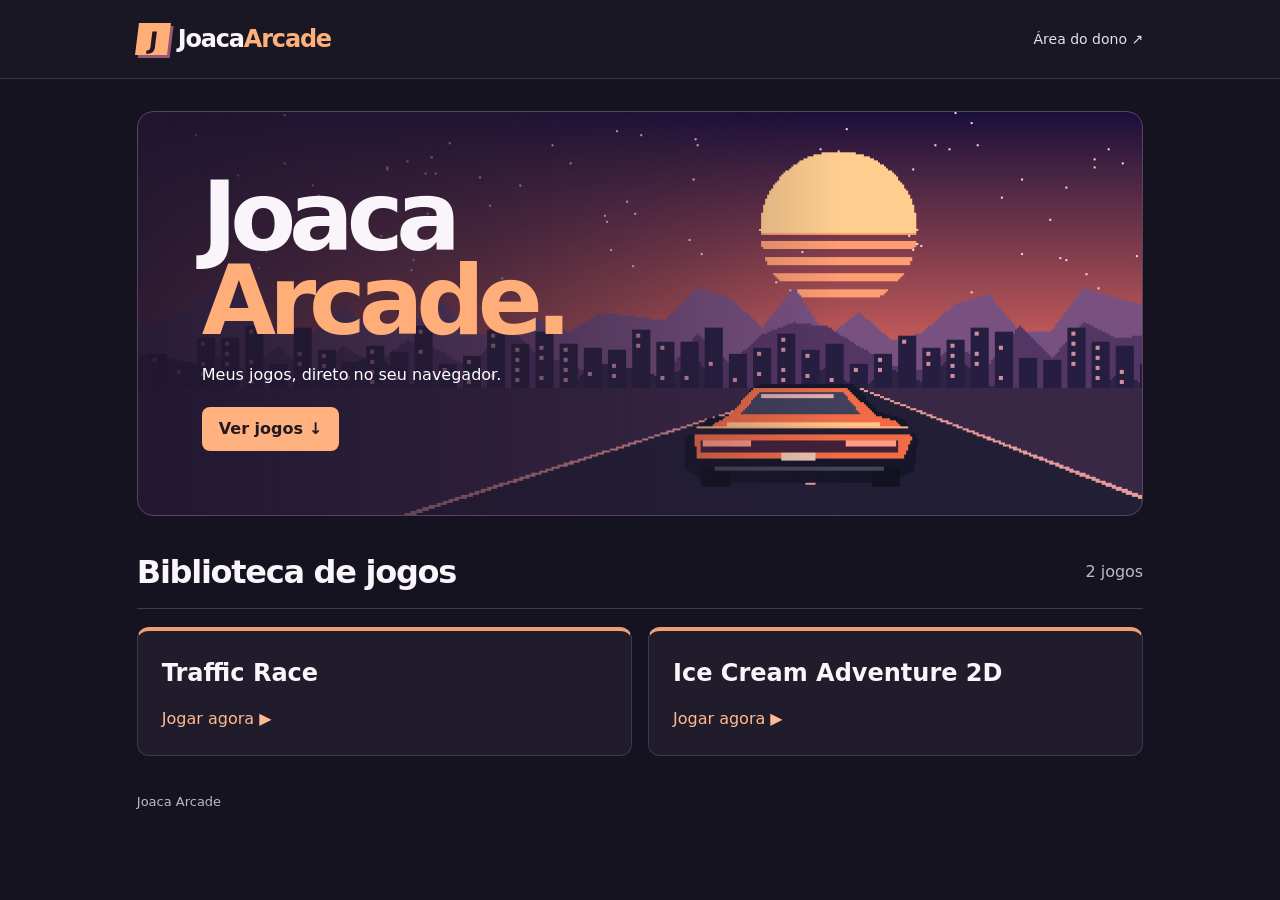
<file: index.html>
<!doctype html><html lang="pt-BR"><head><meta charset="utf-8"><meta name="viewport" content="width=device-width,initial-scale=1"><title>Joaca Arcade | Jogos</title><link rel="stylesheet" href="estilo.css?v=links-publicos1"></head><body>
<header><nav><a class="logo" href="./"><b>J</b> Joaca<span>Arcade</span></a><a class="owner" href="painel.html">Área do dono ↗</a></nav></header>
<main><section class="hero"><div><h1>Joaca<br><em>Arcade.</em></h1><p>Meus jogos, direto no seu navegador.</p><a class="button" href="#jogos">Ver jogos ↓</a></div></section>
<section id="jogos"><div class="title"><h2>Biblioteca de jogos</h2><span id="count"></span></div><div id="catalogo" aria-live="polite">Carregando jogos…</div></section><section class="player" hidden id="player"><div class="title"><a href="#jogos">← Biblioteca</a><h2 id="jogando"></h2><a id="original" target="_blank" rel="noopener noreferrer">Abrir em outra aba ↗</a><button id="tela">Tela cheia</button></div><div id="quadro"></div></section></main>
<footer>Joaca Arcade</footer><script src="jogador.js?v=links-publicos1"></script><script src="catalogo.js?v=links-publicos1"></script></body></html>
</file>
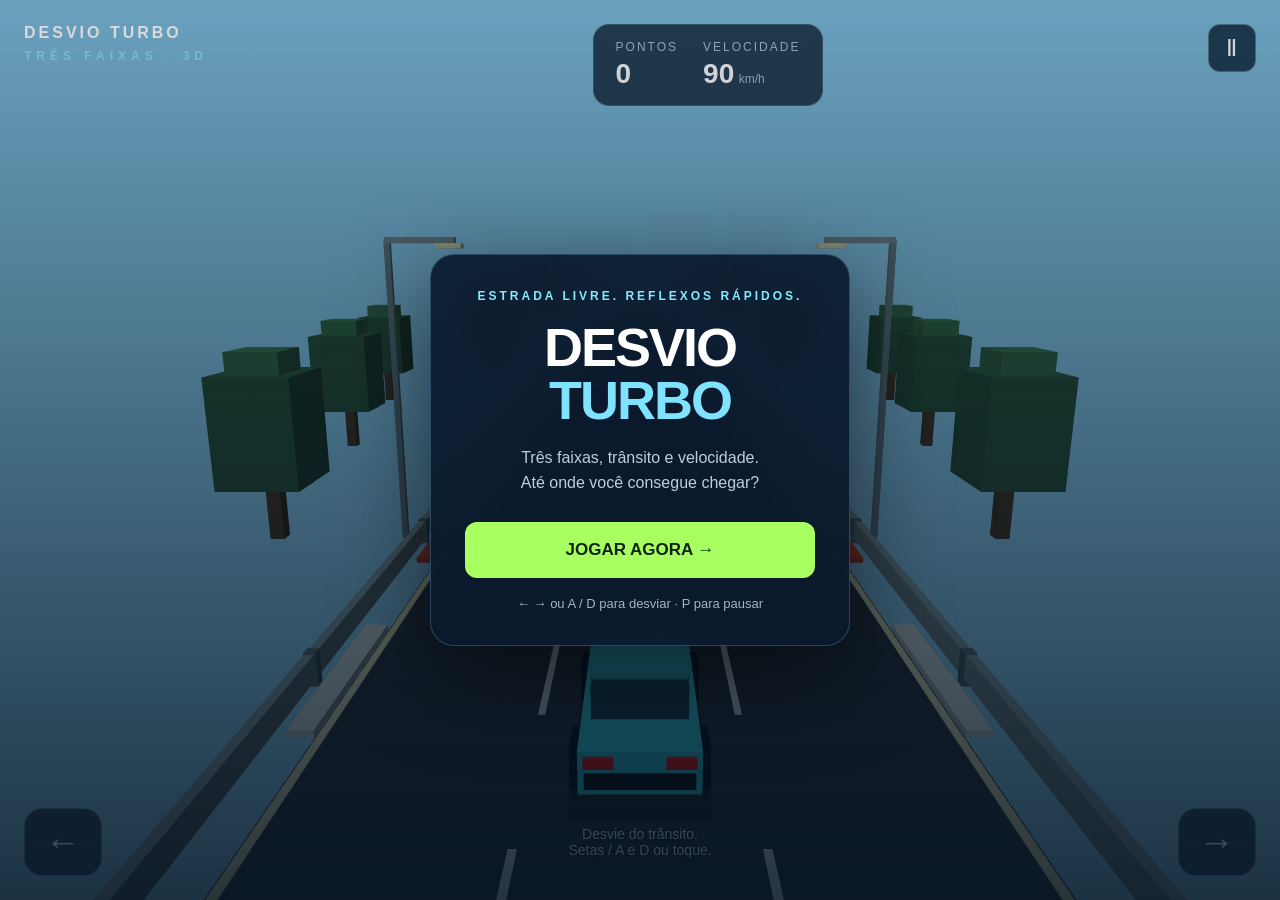
<file: index-1.html>
<!DOCTYPE html>
<html lang="pt-BR"><head><meta charset="UTF-8"><meta name="viewport" content="width=device-width,initial-scale=1,viewport-fit=cover"><meta name="theme-color" content="#091525"><meta name="description" content="Desvie do trânsito em três faixas neste jogo de corrida 3D."><title>Desvio Turbo · 3D</title><style>
*{box-sizing:border-box}body{margin:0;background:#091525;color:white;font-family:Arial,Helvetica,sans-serif;overflow:hidden;touch-action:none}canvas{display:block;width:100%;height:100dvh}.hud{position:absolute;inset:0;pointer-events:none;padding:24px;display:flex;flex-direction:column;justify-content:space-between}.top{display:flex;justify-content:space-between;align-items:flex-start;gap:15px}.brand{font-size:16px;letter-spacing:3px;font-weight:900}.brand span{display:block;color:#8bdbff;font-size:12px;letter-spacing:5px;margin-top:7px}.stats{display:flex;gap:25px;background:#081626bd;border:1px solid #ffffff25;border-radius:16px;padding:15px 22px;backdrop-filter:blur(12px)}.stat small{display:block;color:#abc0d5;font-size:12px;letter-spacing:2px;margin-bottom:4px}.stat strong{font-size:28px;font-variant-numeric:tabular-nums}.stat em{font-size:12px;color:#abc0d5;font-style:normal}.pause{pointer-events:auto;background:#0a1e33c9;color:white;border:1px solid #ffffff44;border-radius:12px;width:48px;height:48px;font-size:23px;cursor:pointer}.bottom{display:flex;align-items:flex-end;justify-content:space-between}.steer{pointer-events:auto;width:78px;height:68px;border-radius:18px;background:#0a1e33bc;border:1px solid #a0d3f077;color:white;font-size:36px;cursor:pointer;user-select:none}.steer:active{background:#1687a9}.hint{color:#d2e8f6;font-size:14px;text-align:center;text-shadow:0 2px 4px #000;padding-bottom:18px}.modal{position:absolute;inset:0;background:linear-gradient(0deg,#061321cf,#06132122);display:flex;align-items:center;justify-content:center;padding:24px}.panel{width:420px;max-width:100%;padding:34px;background:#0a192deb;backdrop-filter:blur(16px);border:1px solid #88caff40;border-radius:24px;box-shadow:0 25px 90px #0008;text-align:center}.tag{color:#85eaff;font-size:12px;letter-spacing:3px;font-weight:bold}.panel h1{font-size:clamp(36px,8vw,54px);line-height:.98;letter-spacing:-2px;margin:18px 0}.panel h1 span{color:#7fe3ff}.panel p{font-size:16px;color:#bdcfdf;line-height:1.6}.play{width:100%;padding:18px;border:0;border-radius:12px;background:#a8ff60;color:#112316;font-weight:900;font-size:17px;cursor:pointer;margin-top:10px}.play:hover{background:#c7ff99}.keys{font-size:13px;color:#a3b5c8;margin-top:18px}.hidden{display:none!important}#flash{position:absolute;inset:0;background:#ff553a;opacity:0;pointer-events:none;transition:opacity .2s}@media(max-width:550px){.hud{padding:16px}.stats{gap:14px;padding:12px}.stat strong{font-size:23px}.brand{font-size:12px;letter-spacing:1px}.brand span{letter-spacing:2px}.top{gap:8px}.hint{font-size:12px;max-width:130px}.steer{width:70px}.panel{padding:26px}}
</style></head><body><canvas id="game" aria-label="Jogo de carros 3D com três faixas"></canvas><div class="hud"><div class="top"><div class="brand">DESVIO TURBO<span>TRÊS FAIXAS · 3D</span></div><div class="stats"><div class="stat"><small>PONTOS</small><strong id="score">0</strong></div><div class="stat"><small>VELOCIDADE</small><strong id="speed">90</strong> <em>km/h</em></div></div><button class="pause" id="pause" aria-label="Pausar jogo">Ⅱ</button></div><div class="bottom"><button class="steer" id="left" aria-label="Mudar para faixa à esquerda">←</button><div class="hint">Desvie do trânsito.<br>Setas / A e D ou toque.</div><button class="steer" id="right" aria-label="Mudar para faixa à direita">→</button></div></div><div id="flash"></div><div class="modal" id="modal"><div class="panel"><div class="tag" id="tag">ESTRADA LIVRE. REFLEXOS RÁPIDOS.</div><h1 id="title">DESVIO<br><span>TURBO</span></h1><p id="message">Três faixas, trânsito e velocidade.<br>Até onde você consegue chegar?</p><button id="play" class="play">JOGAR AGORA →</button><div class="keys">← → ou A / D para desviar · P para pausar</div></div></div>
<script>
'use strict';
const canvas=document.getElementById('game'),gl=canvas.getContext('webgl',{antialias:true,alpha:false});
const ui=id=>document.getElementById(id);
if(!gl){ui('message').textContent='Seu navegador não ativou os gráficos 3D. Tente abrir este HTML no Chrome ou Edge com aceleração de hardware.';ui('play').hidden=true;throw Error('WebGL indisponível')}
const vert='attribute vec3 p;attribute vec3 n;uniform mat4 vp;uniform vec3 pos;uniform vec3 size;uniform float rot;varying float light;varying float depth;void main(){float c=cos(rot),s=sin(rot);mat3 r=mat3(c,0.,-s,0.,1.,0.,s,0.,c);vec3 w=r*(p*size)+pos;vec3 normal=r*n;light=.48+.52*max(dot(normal,normalize(vec3(-.5,1.,.7))),0.);depth=length(w-vec3(0.,7.,15.));gl_Position=vp*vec4(w,1.);}';
const frag='precision mediump float;uniform vec3 color;varying float light;varying float depth;void main(){vec3 col=color*light;float fog=smoothstep(65.,180.,depth);gl_FragColor=vec4(mix(col,vec3(.48,.72,.84),fog),1.);}';
function shader(type,src){const s=gl.createShader(type);gl.shaderSource(s,src);gl.compileShader(s);if(!gl.getShaderParameter(s,gl.COMPILE_STATUS))throw Error(gl.getShaderInfoLog(s));return s}
const prog=gl.createProgram();gl.attachShader(prog,shader(gl.VERTEX_SHADER,vert));gl.attachShader(prog,shader(gl.FRAGMENT_SHADER,frag));gl.linkProgram(prog);if(!gl.getProgramParameter(prog,gl.LINK_STATUS))throw Error(gl.getProgramInfoLog(prog));gl.useProgram(prog);
const vertices=[];function face(a,b,c,d,n){for(const v of [a,b,c,a,c,d])vertices.push(...v,...n)}
face([-.5,-.5,.5],[.5,-.5,.5],[.5,.5,.5],[-.5,.5,.5],[0,0,1]);face([.5,-.5,-.5],[-.5,-.5,-.5],[-.5,.5,-.5],[.5,.5,-.5],[0,0,-1]);face([.5,-.5,.5],[.5,-.5,-.5],[.5,.5,-.5],[.5,.5,.5],[1,0,0]);face([-.5,-.5,-.5],[-.5,-.5,.5],[-.5,.5,.5],[-.5,.5,-.5],[-1,0,0]);face([-.5,.5,.5],[.5,.5,.5],[.5,.5,-.5],[-.5,.5,-.5],[0,1,0]);face([-.5,-.5,-.5],[.5,-.5,-.5],[.5,-.5,.5],[-.5,-.5,.5],[0,-1,0]);
const buf=gl.createBuffer();gl.bindBuffer(gl.ARRAY_BUFFER,buf);gl.bufferData(gl.ARRAY_BUFFER,new Float32Array(vertices),gl.STATIC_DRAW);for(const [name,offset]of [['p',0],['n',12]]){const a=gl.getAttribLocation(prog,name);gl.enableVertexAttribArray(a);gl.vertexAttribPointer(a,3,gl.FLOAT,false,24,offset)}
const U={};for(const n of ['vp','pos','size','rot','color'])U[n]=gl.getUniformLocation(prog,n);gl.enable(gl.DEPTH_TEST);
function mul(a,b){const o=new Float32Array(16);for(let c=0;c<4;c++)for(let r=0;r<4;r++)for(let k=0;k<4;k++)o[c*4+r]+=a[k*4+r]*b[c*4+k];return o}
function norm(v){const l=Math.hypot(...v);return v.map(x=>x/l)}function cross(a,b){return[a[1]*b[2]-a[2]*b[1],a[2]*b[0]-a[0]*b[2],a[0]*b[1]-a[1]*b[0]]}function dot(a,b){return a.reduce((s,v,i)=>s+v*b[i],0)}
function camera(){const aspect=canvas.width/canvas.height,f=1/Math.tan((aspect<.8?69:57)*Math.PI/360),near=.1,far=240;const p=[f/aspect,0,0,0,0,f,0,0,0,0,(far+near)/(near-far),-1,0,0,2*far*near/(near-far),0];const eye=[0,7.4,15],target=[0,0,-18],z=norm(eye.map((v,i)=>v-target[i])),x=norm(cross([0,1,0],z)),y=cross(z,x);const v=[x[0],y[0],z[0],0,x[1],y[1],z[1],0,x[2],y[2],z[2],0,-dot(x,eye),-dot(y,eye),-dot(z,eye),1];gl.uniformMatrix4fv(U.vp,false,mul(p,v))}
function resize(){const d=Math.min(devicePixelRatio||1,1.5);canvas.width=Math.round(innerWidth*d);canvas.height=Math.round(innerHeight*d);gl.viewport(0,0,canvas.width,canvas.height);camera()}addEventListener('resize',resize);resize();
function box(x,y,z,w,h,d,col,r=0){gl.uniform3f(U.pos,x,y,z);gl.uniform3f(U.size,w,h,d);gl.uniform3fv(U.color,col);gl.uniform1f(U.rot,r);gl.drawArrays(gl.TRIANGLES,0,36)}
const black=[.035,.05,.075],glass=[.10,.28,.36],white=[.85,.92,.91];
function car(x,z,col,rot=0){function part(dx,y,dz,w,h,d,c){const co=Math.cos(rot),si=Math.sin(rot);box(x+co*dx+si*dz,y,z-si*dx+co*dz,w,h,d,c,rot)}part(0,.065,0,2,.05,4.2,[.08,.12,.14]);part(0,.6,0,1.72,.65,3.8,col);part(0,1.13,.12,1.43,.6,1.9,glass);part(0,1.47,.15,1.46,.12,1.35,col);part(0,.93,-1.4,1.6,.12,.9,col);part(0,.84,1.4,1.64,.15,.85,col);part(0,.51,1.95,1.53,.18,.12,black);for(const s of [-1,1]){part(s*.57,.78,1.94,.42,.15,.08,[1,.075,.035]);part(s*.57,.72,-1.94,.43,.16,.08,[1,.97,.69]);for(const a of [-1,1]){part(s*.88,.4,a*1.22,.25,.6,.66,black);part(s*1.015,.4,a*1.22,.015,.28,.32,[.49,.55,.6])}}}
let state='ready',lane=1,px=0,roll=0,distance=0,points=0,speed=90,road=0,spawn=0,traffic=[],last=0;const colors=[[.94,.26,.12],[.95,.74,.10],[.86,.89,.94],[.20,.42,.90],[.61,.23,.79]];
function change(dir){if(state==='running')lane=Math.max(0,Math.min(2,lane+dir))}
ui('left').addEventListener('pointerdown',e=>{e.preventDefault();change(-1)});ui('right').addEventListener('pointerdown',e=>{e.preventDefault();change(1)});
function panel(tag,title,message,button){ui('tag').textContent=tag;ui('title').innerHTML=title;ui('message').textContent=message;ui('play').textContent=button;ui('modal').classList.remove('hidden')}
function start(){state='running';lane=1;px=0;roll=0;distance=0;points=0;speed=90;traffic=[];spawn=.6;ui('modal').classList.add('hidden');ui('score').textContent='0';ui('pause').textContent='Ⅱ';ui('pause').setAttribute('aria-label','Pausar jogo')}
function pause(){if(state==='running'){state='paused';panel('RESPIRE UM POUCO','JOGO<br><span>PAUSADO</span>','Sua corrida continua de onde parou.','CONTINUAR →');ui('pause').textContent='▶';ui('pause').setAttribute('aria-label','Continuar jogo')}else if(state==='paused'){state='running';ui('modal').classList.add('hidden');ui('pause').textContent='Ⅱ';ui('pause').setAttribute('aria-label','Pausar jogo')}}
ui('play').onclick=()=>state==='paused'?pause():start();ui('pause').onclick=pause;
addEventListener('keydown',e=>{if(['ArrowLeft','ArrowRight','ArrowUp','ArrowDown',' ','a','A','d','D','p','P'].includes(e.key))e.preventDefault();if(e.repeat)return;if(e.key==='ArrowLeft'||e.key.toLowerCase()==='a')change(-1);if(e.key==='ArrowRight'||e.key.toLowerCase()==='d')change(1);if(e.key.toLowerCase()==='p'||e.key==='Escape')pause();if(e.key===' '||e.key==='Enter'){if(state==='ready'||state==='over')start();else pause()}});
document.addEventListener('visibilitychange',()=>{if(document.hidden&&state==='running')pause()});
let touchX=0;canvas.addEventListener('pointerdown',e=>touchX=e.clientX);canvas.addEventListener('pointerup',e=>{if(Math.abs(e.clientX-touchX)>25)change(e.clientX>touchX?1:-1)});
function crash(){state='over';ui('flash').style.opacity='.45';setTimeout(()=>ui('flash').style.opacity='0',150);panel('FIM DA CORRIDA','VOCÊ<br><span>BATEU!</span>',points+' pontos · '+Math.floor(distance)+' metros. Tente superar sua distância!','JOGAR DE NOVO →')}
function frame(time){const dt=Math.min((time-last)/1000||0,.04);last=time;if(state==='running'){speed=Math.min(190,90+distance*.032);const velocity=speed/3.6;distance+=velocity*dt;road+=velocity*dt;px+=((lane-1)*3.3-px)*Math.min(1,dt*13);roll=((lane-1)*3.3-px)*-.07;spawn-=dt;if(spawn<=0){const open=Math.floor(Math.random()*3),count=distance>170&&Math.random()<.55?2:1;let lanes=[0,1,2].filter(l=>l!==open);if(count===1)lanes=[lanes[Math.floor(Math.random()*2)]];for(const l of lanes)traffic.push({x:(l-1)*3.3,z:-125,color:colors[Math.floor(Math.random()*colors.length)],passed:false});spawn=2.25}for(const t of traffic){t.z+=velocity*.78*dt;if(Math.abs(t.z-3)<3.55&&Math.abs(t.x-px)<1.53){crash();break}if(!t.passed&&t.z>7){t.passed=true;points+=50}}traffic=traffic.filter(t=>t.z<25);points=Math.max(points,Math.floor(distance));ui('score').textContent=points;ui('speed').textContent=Math.round(speed)}else if(state==='ready')road+=8*dt;
gl.clearColor(.48,.72,.84,1);gl.clear(gl.COLOR_BUFFER_BIT|gl.DEPTH_BUFFER_BIT);box(0,-.3,-70,350,.3,330,[.22,.43,.33]);box(0,-.08,-72,10.4,.17,210,[.15,.19,.23]);for(const side of [-1,1]){box(side*5.1,.012,-70,.14,.03,210,[.89,.88,.71]);box(side*6,.25,-70,.18,.48,210,[.53,.63,.64]);for(let i=0;i<26;i++){const z=18-i*8+(road%8);box(side*5.45,.05,z,.45,.13,4,i%2?[.83,.88,.86]:[.80,.24,.15]);box(side*6,.04,z,.22,.95,.22,[.35,.43,.45])}}
for(let i=0;i<31;i++){const z=18-i*6+(road%6);for(const x of [-1.65,1.65])box(x,.023,z,.12,.025,2.7,[.82,.89,.89])}
for(let i=0;i<19;i++){const z=22-i*12+(road%12);for(const side of [-1,1]){const x=side*(10+(i%3)*2);box(x,1.2,z,.38,2.4,.38,[.30,.24,.16]);box(x,3.1,z,2.2,3,2.2,[.17,.37,.25]);box(x,4.6,z,1.4,1.2,1.4,[.23,.47,.30]);if(i%3===0){box(side*6.5,4,z,.15,8,.15,[.43,.54,.57]);box(side*5.65,8,z,1.8,.15,.2,[.52,.61,.65]);box(side*4.9,7.86,z,.65,.13,.4,[.94,.95,.75])}}}
for(let i=0;i<12;i++){const x=(i-5.5)*16;box(x,4+(i%4)*2,-160,12,10+(i%4)*4,14,[.43,.58,.62])}
for(const t of traffic)car(t.x,t.z,t.color);if(state==='ready'){car(-3.3,-26,colors[0]);car(3.3,-51,colors[2]);car(0,-84,colors[1])}car(px,3,[.20,.86,.93],roll);requestAnimationFrame(frame)}requestAnimationFrame(frame);
</script></body></html>
</file>
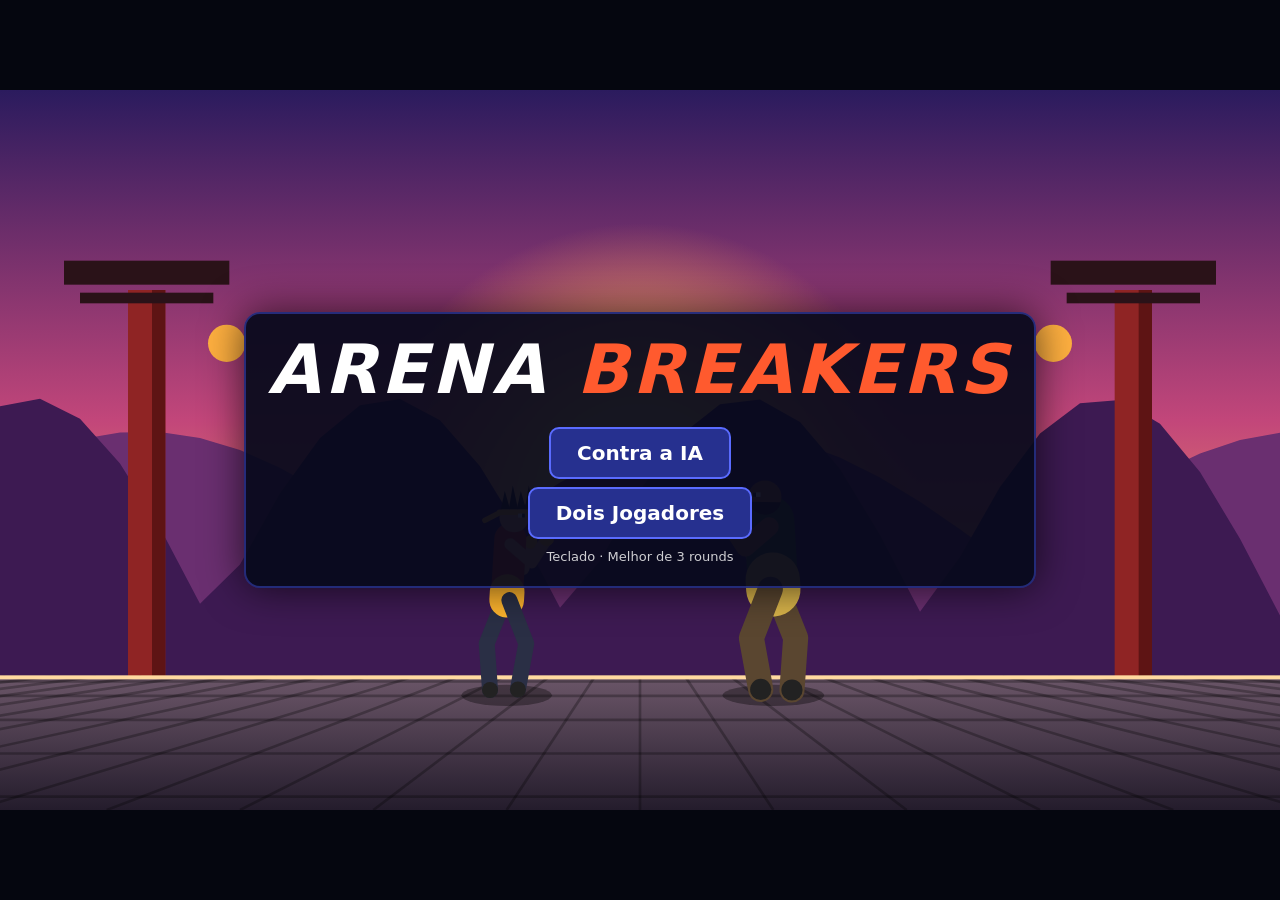
<file: index-5.html>
<!DOCTYPE html>
<html lang="pt-BR"><head><meta charset="utf-8"><meta name="viewport" content="width=device-width,initial-scale=1"><title>ARENA BREAKERS</title>
<style>
*{box-sizing:border-box;margin:0}html,body{height:100%;background:#05060f;overflow:hidden;font-family:system-ui,Segoe UI,Arial,sans-serif;color:#fff;user-select:none}
body{display:flex;align-items:center;justify-content:center}canvas{display:block}
#ui{position:fixed;inset:0;display:flex;align-items:center;justify-content:center;pointer-events:none}
.scr{display:none;pointer-events:auto;background:rgba(8,10,28,.94);border:2px solid #4a5cff66;border-radius:16px;padding:16px 22px;max-height:96vh;overflow:auto;text-align:center;max-width:96vw;box-shadow:0 0 40px #000a}
.scr.on{display:block}
h1{font-size:clamp(30px,7vw,68px);letter-spacing:4px;font-style:italic;margin-bottom:14px}h1 b{color:#ff5a2e}
h2{margin-bottom:8px}h3{font-size:12px;opacity:.7;margin:8px 0 2px;text-transform:uppercase;letter-spacing:2px}
button{font:inherit;font-weight:700;color:#fff;background:#26308f;border:2px solid #5a6bff;border-radius:10px;padding:9px 18px;margin:4px;cursor:pointer}
button:hover,button.sel{background:#ff5a2e;border-color:#ffd27a}
.card{width:150px;padding:6px;font-weight:400}.card b{display:block}.card small{display:block;opacity:.8;font-size:11px}.card canvas{height:100px;width:auto;margin:auto}
table{margin:10px auto;border-collapse:collapse}td,th{padding:6px 16px;border:1px solid #fff3}p{opacity:.8;font-size:13px;margin:6px}
.big{font-size:20px;padding:12px 26px}
</style></head><body>
<canvas id="cv"></canvas>
<div id="ui">
<section id="menu" class="scr on"><h1>ARENA <b>BREAKERS</b></h1><button class="big" data-m="ai">Contra a IA</button><br><button class="big" data-m="pvp">Dois Jogadores</button><p>Teclado · Melhor de 3 rounds</p></section>
<section id="sel" class="scr"><h2 id="selT"></h2><h3 id="l1"></h3><div id="c1"></div><h3 id="l2"></h3><div id="c2"></div><h3>Arena</h3><div id="ar"></div><div id="dr"><h3>Dificuldade</h3><div id="df"></div></div><br><button id="b1">Voltar</button><button id="b2" class="big">Continuar</button></section>
<section id="ctl" class="scr"><h2>Controles</h2><div id="ct"></div><p>Esc: pausa · Combos de até 3 golpes (só se o golpe acertar) · O especial gasta energia, que recarrega aos poucos</p><button id="b3">Voltar</button><button id="b4" class="big">Lutar!</button></section>
<section id="pau" class="scr"><h2>Pausado</h2><button id="p1">Continuar</button><br><button id="p2">Reiniciar partida</button><br><button id="p3">Menu principal</button></section>
<section id="end" class="scr"><h1 id="eT" style="font-size:clamp(26px,5vw,52px)"></h1><p id="eS"></p><button id="e1" class="big">Revanche</button><button id="e2" class="big">Menu</button></section>
</div>
<script>
"use strict";
const $=s=>document.querySelector(s),cv=$('#cv'),cx=cv.getContext('2d');
const W=960,H=540,FL=450,XL=50,XR=910,GR=2200;
let S={mode:'ai',p1:'kael',p2:'nyra',arena:0,diff:1},G=null,keys={},sc=1,bg,demo,last=0;
const CH={
kael:{n:'Kael',d:'Equilibrado · Especial: Fogo',hp:100,spd:260,jp:800,sc:1,wm:1,pal:{sk:'#e0a070',su:'#d63a2a',pa:'#2a2f45',ac:'#ffb52e',ha:'#151515',gl:'#ffb52e'},
 p:{d:6,su:.07,ac:.07,rc:.12,r:58,kb:150},k:{d:9,su:.12,ac:.08,rc:.2,r:78,kb:220},s:{d:14,cost:40,su:.25,rc:.35}},
nyra:{n:'Nyra',d:'Rápida · Especial: Raio',hp:85,spd:340,jp:860,sc:.96,wm:.85,pal:{sk:'#f2c7a5',su:'#7b3fe4',pa:'#1c2658',ac:'#38e6ff',ha:'#38e6ff',gl:'#38e6ff'},
 p:{d:4,su:.05,ac:.06,rc:.09,r:52,kb:110},k:{d:7,su:.09,ac:.07,rc:.16,r:70,kb:180},s:{d:11,cost:35,su:.18,rc:.3}},
brutus:{n:'Brutus',d:'Pesado · Especial: Impacto',hp:135,spd:195,jp:700,sc:1.12,wm:1.4,pal:{sk:'#a8683c',su:'#3e5a2c',pa:'#5a4630',ac:'#d9b44a',ha:null,gl:'#d9b44a'},
 p:{d:9,su:.12,ac:.08,rc:.2,r:64,kb:200},k:{d:13,su:.2,ac:.1,rc:.3,r:84,kb:280},s:{d:18,cost:45,su:.35,rc:.45}}};
const MAP=[{l:'KeyA',r:'KeyD',u:'KeyW',d:'KeyS',p:'KeyF',k:'KeyG',s:'KeyH'},{l:'ArrowLeft',r:'ArrowRight',u:'ArrowUp',d:'ArrowDown',p:'KeyJ',k:'KeyK',s:'KeyL'}];
const DF=[{re:.42,ag:.3,bl:.3,er:.3,sp:.12},{re:.26,ag:.55,bl:.6,er:.14,sp:.3},{re:.12,ag:.8,bl:.85,er:.05,sp:.55}];
const ARENAS=['Templo do Pôr do Sol','Metrópole Neon'],DIFFS=['Fácil','Normal','Difícil'];

function mk(id,i){const c=CH[id];return{id,c,x:i?700:260,y:FL,vx:0,vy:0,face:i?-1:1,hp:c.hp,max:c.hp,shown:c.hp,en:50,stun:0,at:null,buf:null,bt:0,blk:false,ph:0,wins:0,flash:0,inv:0,nen:0,ko:false,kt:0,t:0,in:{l:0,r:0,u:0,d:0},ai:{t:.6,bt:0}}}

/* ---------- efeitos ---------- */
function spk(x,y,c,n,sp=260,g=500){const p=G?G.pt:demo.pt;for(let i=0;i<n;i++){const a=Math.random()*6.3,v=sp*(.3+Math.random()*.7);p.push({x,y,vx:Math.cos(a)*v,vy:Math.sin(a)*v-60,l:.35+Math.random()*.25,m:.5,c,g})}if(p.length>150)p.splice(0,p.length-150)}
function dust(x,y,n){spk(x,y-2,'#d8cdb8',n,110,100)}
function ring(x,y,c,mr=44,fl=0){G.rg.push({x,y,r:6,mr,l:.28,m:.28,c,fl})}
function stepFx(dt){const g=G;for(const p of g.pt){p.x+=p.vx*dt;p.y+=p.vy*dt;p.vy+=p.g*dt;p.l-=dt}g.pt=g.pt.filter(p=>p.l>0);for(const r of g.rg){r.l-=dt;r.r+=(r.mr-r.r)*Math.min(1,12*dt)}g.rg=g.rg.filter(r=>r.l>0)}

/* ---------- combate ---------- */
function atk(f,t,n){const c=f.c[t],air=f.y<FL-2;
 if(t==='s'){if(air||f.en<c.cost)return false;f.en-=c.cost;f.at={type:'s',t:0,su:c.su,ac:.12,rc:c.rc,hit:false,fired:false,n:0,d:c.d,air:false}}
 else{f.at={type:t,t:0,su:c.su,ac:c.ac,rc:c.rc+(n==2?.18:0),hit:false,n,air,d:c.d*[1,.9,.85][n]*(air?.9:1)};if(!air)f.vx=f.face*90}
 f.buf=null;return true}
function upd(f,o,dt){
 f.t+=dt;f.flash-=dt;f.bt-=dt;f.nen-=dt;if(f.bt<=0)f.buf=null;if(f.inv>0)f.inv-=dt;
 let gr=f.y>=FL;
 if(f.ko){f.kt+=dt;if(gr)f.vx*=Math.max(0,1-6*dt)}
 else{
  f.en=Math.min(100,f.en+8*dt);
  if(f.stun>0){f.stun-=dt;f.at=null}
  const fr=f.stun<=0;
  if(fr&&!f.at&&gr)f.face=o.x>=f.x?1:-1;
  f.blk=fr&&!f.at&&gr&&!!f.in.d;
  if(f.blk)f.buf=null;
  if(fr&&f.at){const a=f.at;a.t+=dt;
   if(a.t>=a.su+a.ac+a.rc)f.at=null;
   else if(a.hit&&a.type!=='s'&&!a.air&&a.n<2&&f.buf&&f.buf!=='s'&&a.t>=a.su+a.ac)atk(f,f.buf,a.n+1)}
  if(fr&&!f.at&&f.buf&&!f.blk&&!atk(f,f.buf,0)){f.nen=.4;f.buf=null}
  const mv=(f.in.r?1:0)-(f.in.l?1:0);gr=f.y>=FL;
  if(fr&&!f.blk&&!(f.at&&gr)){const tv=mv*f.c.spd;f.vx=gr?tv:f.vx+(tv-f.vx)*Math.min(1,8*dt);
   if(f.in.u&&gr&&!f.at){f.vy=-f.c.jp;dust(f.x,FL,4)}}
  else if(gr)f.vx*=Math.max(0,1-9*dt)}
 f.vy+=GR*dt;f.y+=f.vy*dt;
 if(f.y>=FL){if(f.vy>350)dust(f.x,FL,5);f.y=FL;f.vy=0}
 f.x+=f.vx*dt;if(f.x<XL){f.x=XL;f.vx=0}else if(f.x>XR){f.x=XR;f.vx=0}
 f.ph+=f.vx*f.face*dt*.045}
function cl(x){return Math.max(XL,Math.min(XR,x))}
function sep(a,b){if(Math.abs(a.y-b.y)>115)return;const m=46,d=b.x-a.x,ad=Math.abs(d);if(ad>=m)return;const s=d>=0?1:-1,o=m-ad;
 a.x=cl(a.x-s*o/2);b.x=cl(b.x+s*o/2);
 if(Math.abs(b.x-a.x)<m){if(a.x<=XL||a.x>=XR)b.x=cl(a.x+s*m);else a.x=cl(b.x-s*m)}}
function gather(f,o,L){const a=f.at;if(!a||a.hit||a.t<a.su||a.t>a.su+a.ac)return;
 if(a.type==='s'){if(a.fired)return;a.fired=true;special(f,o,L);return}
 const c=f.c[a.type],s=f.c.sc,x1=f.x+f.face*10,x2=f.x+f.face*(10+c.r),y1=a.type==='p'?f.y-125*s:f.y-85*s,y2=a.type==='p'?f.y-70*s:f.y-15*s;
 if(Math.min(x1,x2)<o.x+22*o.c.sc&&Math.max(x1,x2)>o.x-22*o.c.sc&&y1<o.y&&y2>o.y-130*o.c.sc){a.hit=true;L.push({a:f,b:o,d:a.d,kb:c.kb*(a.n==2?1.7:1),n:a.n,ax:f.x,ty:a.type})}}
function special(f,o,L){const y=f.y-85*f.c.sc;
 if(f.id==='kael')G.pr.push({o:f,x:f.x+f.face*40,y,vx:f.face*430,d:14,t:'fire',r:20,life:2});
 else if(f.id==='nyra')G.pr.push({o:f,x:f.x+f.face*40,y,vx:f.face*950,d:11,t:'elec',r:14,life:1.2});
 else{ring(f.x,FL,'#ffd27a',190,1);ring(f.x,FL,'#fff',120,1);spk(f.x,FL,'#c9b48a',24,300,300);G.shake=Math.max(G.shake,8);
  if(o.y>=FL-2&&Math.abs(o.x-f.x)<=190&&!o.ko)L.push({a:f,b:o,d:18,kb:300,n:1,ax:f.x,ty:'s'})}}
function projs(dt,L){const[f1,f2]=G.f;for(const p of G.pr){p.x+=p.vx*dt;p.life-=dt;spk(p.x,p.y,p.t=='fire'?'#ff8a2a':'#7ff',1,60,0);const t=p.o===f1?f2:f1;
  if(!t.ko&&Math.abs(p.x-t.x)<p.r+22*t.c.sc&&p.y>t.y-130*t.c.sc-p.r&&p.y<t.y+p.r){L.push({a:p.o,b:t,d:p.d,kb:p.t=='fire'?210:140,n:1,ax:p.o.x,ty:p.t});p.dead=true}
  if(p.life<=0||p.x<-60||p.x>W+60)p.dead=true}
 G.pr=G.pr.filter(p=>!p.dead)}
function koF(b,dr){b.ko=true;b.kt=0;b.hp=0;b.at=null;b.vy=-380;b.vx=dr*320;G.hs=.18;G.shake=14}
function apply(h){const b=h.b,a=h.a;if(b.ko||b.inv>0)return;
 const dr=Math.sign(b.x-h.ax)||1,bl=b.blk&&Math.sign(h.ax-b.x)===b.face,big=h.n==2||h.ty=='s'||h.ty=='fire'||h.ty=='elec',px=b.x-dr*12,py=b.y-(h.ty=='k'?50:90)*b.c.sc;
 if(bl){if(b.hp>1)b.hp=Math.max(1,b.hp-h.d*.2);b.vx=dr*h.kb*.7;spk(px,py,'#9cf',6);ring(px,py,'#9cf',30);a.en=Math.min(100,a.en+2);G.hs=.03;return}
 const st=h.ty=='s'||h.n==2?.5:big?.4:.27;
 b.hp=Math.max(0,b.hp-h.d);b.stun=st;b.at=null;b.flash=.1;b.vx=dr*h.kb;
 if(big){b.inv=st+.2;if(h.n==2||h.ty=='s')b.vy=-260}
 b.en=Math.min(100,b.en+h.d*.5);
 if(h.ty=='p'||h.ty=='k'){a.en=Math.min(100,a.en+h.d*.6);if(b.x<=XL+3||b.x>=XR-3)a.vx=-dr*h.kb*.5}
 spk(px,py,big?'#ffd23c':'#fff',big?14:8);ring(px,py,big?'#ffd23c':'#fff',big?60:40);
 G.hs=big?.09:.05;G.shake=Math.max(G.shake,big?10:4);
 if(b.hp<=0)koF(b,dr)}

/* ---------- IA ---------- */
function ai(f,o,dt){const a=f.ai,D=DF[S.diff];a.bt-=dt;f.in.d=a.bt>0;
 if(f.at&&f.at.hit&&f.at.n<2&&!f.buf&&Math.random()<D.ag*6*dt){f.buf=Math.random()<.5?'p':'k';f.bt=.2}
 a.t-=dt;if(a.t>0)return;a.t=D.re*(.7+Math.random()*.6);
 const dx=o.x-f.x,dist=Math.abs(dx),dr=Math.sign(dx);f.in.l=f.in.r=f.in.u=0;
 const oa=o.at,thr=oa&&oa.t<oa.su+oa.ac,R=f.c.k.r+8;
 const inc=G.pr.some(p=>p.o===o&&Math.sign(f.x-p.x)===Math.sign(p.vx)&&Math.abs(f.x-p.x)<320);
 if(((thr&&dist<(oa.type==='s'?200:o.c[oa.type].r+50))||inc)&&Math.random()<D.bl){if(inc&&S.diff>0&&Math.random()<.4)f.in.u=1;else a.bt=.3+Math.random()*.2;return}
 if(Math.random()<D.er){if(Math.random()<.5){f.buf='p';f.bt=.2}return}
 if(f.en>=f.c.s.cost&&Math.random()<D.sp&&(f.id==='brutus'?dist<150:dist>200&&dist<520)){f.buf='s';f.bt=.25;return}
 if(dist>R){if(Math.random()<.35+D.ag*.65){if(dr>0)f.in.r=1;else f.in.l=1;if(S.diff==2&&dist>300&&Math.random()<.15)f.in.u=1}}
 else if(Math.random()<D.ag+(o.stun>0?.3:0)){f.buf=dist>f.c.p.r+16&&Math.random()<.7?'k':Math.random()<.5?'p':'k';f.bt=.25}
 else if(Math.random()<.4){if(dr>0)f.in.l=1;else f.in.r=1}}

/* ---------- fluxo da partida ---------- */
const nm=i=>(S.mode=='ai'&&i?'CPU ':'P'+(i+1)+' ')+G.f[i].c.n;
function startMatch(){G={f:[mk(S.p1,0),mk(S.p2,1)],pr:[],pt:[],rg:[],round:1,st:'intro',tm:1.9,time:60,shake:0,hs:0,run:true,paused:false,msg:'',sub:''};bg=mkBG(S.arena);show(null);document.activeElement&&document.activeElement.blur()}
function endRound(r,why){const g=G,[f1,f2]=g.f;if(r!=='p2')f1.wins++;if(r!=='p1')f2.wins++;g.st='end';g.tm=2.8;
 g.msg=why=='dko'?'NOCAUTE DUPLO':why=='time'?'TEMPO!':'K.O.';g.sub=r=='draw'?'Empate no round':nm(r=='p1'?0:1)+' vence o round';g.f.forEach(f=>{f.in={l:0,r:0,u:0,d:0};f.buf=null})}
function nextRound(){const g=G;g.round++;g.f.forEach((f,i)=>Object.assign(f,{x:i?700:260,y:FL,vx:0,vy:0,face:i?-1:1,hp:f.max,shown:f.max,en:50,stun:0,at:null,ko:false,kt:0,inv:0,buf:null,blk:false}));g.pr=[];g.time=60;g.st='intro';g.tm=1.9}
function finish(){const g=G,[a,b]=g.f;g.run=false;$('#eT').textContent=a.wins>b.wins?nm(0)+' VENCEU!':b.wins>a.wins?nm(1)+' VENCEU!':'EMPATE!';$('#eS').textContent='Rounds: '+a.wins+' x '+b.wins;show('end')}
function update(dt){const g=G,[f1,f2]=g.f;
 if(g.hs>0){g.hs-=dt;stepFx(dt);return}
 g.shake=Math.max(0,g.shake-50*dt);g.tm-=dt;const fight=g.st==='fight';
 g.f.forEach((f,i)=>{if(!fight){f.in={l:0,r:0,u:0,d:0};f.buf=null;return}
  if(i==1&&S.mode==='ai'){ai(f,f1,dt);return}const m=MAP[i];f.in={l:!!keys[m.l],r:!!keys[m.r],u:!!keys[m.u],d:!!keys[m.d]}});
 upd(f1,f2,dt);upd(f2,f1,dt);sep(f1,f2);
 const L=[];if(fight){gather(f1,f2,L);gather(f2,f1,L)}projs(dt,L);
 if(fight){L.forEach(apply);g.time=Math.max(0,g.time-dt);
  if(f1.ko||f2.ko)endRound(f1.ko&&f2.ko?'draw':f1.ko?'p2':'p1',f1.ko&&f2.ko?'dko':'ko');
  else if(g.time<=0){const a=f1.hp/f1.max,b=f2.hp/f2.max;endRound(Math.abs(a-b)<1e-6?'draw':a>b?'p1':'p2','time')}}
 else if(g.tm<=0){if(g.st==='intro')g.st='fight';else if(f1.wins>=2||f2.wins>=2||g.round>=3)finish();else nextRound()}
 g.f.forEach(f=>f.shown+=(f.hp-f.shown)*Math.min(1,4*dt));stepFx(dt)}

/* ---------- desenho dos lutadores ---------- */
function pose(f){const t=f.t,a=f.at,q={tl:.06,rot:0,fl:[1.2,1.75],bl:[1.95,1.5],fa:[.75,-1],ba:[1.05,-1.3]},b=Math.sin(t*5)*.05;q.fa[0]+=b;q.ba[0]-=b;
 const air=f.y<FL-2;
 if(f.ko){q.rot=-Math.min(1.5,f.kt*6);q.fa=[2.4,2];q.ba=[2.6,2.2];q.fl=[1.6,1.9];q.bl=[1.9,2.2];return q}
 if(f.stun>0){q.tl=-.3;q.fa=[2.3,1.8];q.ba=[2,2.4];return q}
 if(air){q.fl=[.9,2];q.bl=[1.7,1.3];q.fa=[.3,-.9];q.ba=[.6,-1]}
 else if(f.blk){q.tl=.14;q.fa=[-.15,-1.6];q.ba=[.05,-1.5];q.fl=[1,1.9];q.bl=[2,1.3]}
 else if(Math.abs(f.vx)>20){const s=Math.sin(f.ph),k=Math.cos(f.ph);q.fl=[1.57+s*.7,1.57+s*.7+.3+.6*Math.max(0,k)];q.bl=[1.57-s*.7,1.57-s*.7+.3+.6*Math.max(0,-k)];q.tl=.12}
 if(a){const su=a.su,e=a.t<su?a.t/su*.5:a.t<su+a.ac?1:Math.max(0,1-(a.t-su-a.ac)/a.rc),L=(x,y)=>x+(y-x)*e;
  if(a.type==='p'){q.fa=[L(.75,-.02),L(-1,0)];q.tl=.05+.25*e}
  else if(a.type==='k'){q.fl=[L(1.2,-.05),L(1.75,0)];q.tl=-.3*e;if(!air)q.bl=[1.9,1.65]}
  else if(f.id==='brutus'){q.fl=[1,1.9];q.bl=[2,1.3];if(a.t<su){q.fa=[-1.5,-1.7];q.ba=[-1.7,-1.6];q.tl=-.2}else{q.fa=[1.2,1.5];q.ba=[1.3,1.4];q.tl=.5}}
  else if(a.t<su){q.fa=[2.5,2];q.ba=[2.7,2.2];q.tl=-.1}else{q.fa=[-.05,0];q.ba=[.1,0];q.tl=.2}}
 return q}
function limb(c,x,y,A,l,w,col,ec,er){const x2=x+Math.cos(A[0])*l,y2=y+Math.sin(A[0])*l,x3=x2+Math.cos(A[1])*l,y3=y2+Math.sin(A[1])*l;
 c.strokeStyle=col;c.lineWidth=w;c.beginPath();c.moveTo(x,y);c.lineTo(x2,y2);c.lineTo(x3,y3);c.stroke();c.fillStyle=ec;c.beginPath();c.arc(x3,y3,er,0,6.3);c.fill()}
function drawF(c,f){const C=f.c,P=C.pal,F=f.flash>0,k=v=>F?'#fff':v,wm=C.wm,q=pose(f),T=35;
 const ld=Math.max(T*Math.sin(q.fl[0])+T*Math.sin(q.fl[1]),T*Math.sin(q.bl[0])+T*Math.sin(q.bl[1])),hy=-ld,shx=Math.sin(q.tl)*46,shy=hy-Math.cos(q.tl)*46;
 c.save();c.translate(f.x,f.y);c.scale(f.face*C.sc,C.sc);c.rotate(q.rot);c.lineCap=c.lineJoin='round';
 limb(c,shx,shy+4,q.ba,21,9*wm,k(P.sk),k(P.gl),5*Math.sqrt(wm));
 limb(c,-2,hy,q.bl,T,12*wm,k(P.pa),k('#222'),6*Math.sqrt(wm));
 c.strokeStyle=k(P.su);c.lineWidth=24*wm;c.beginPath();c.moveTo(0,hy);c.lineTo(shx,shy);c.stroke();
 c.strokeStyle=k(P.ac);c.lineWidth=26*wm;c.beginPath();c.moveTo(0,hy);c.lineTo(shx*.14,hy+(shy-hy)*.14);c.stroke();
 const hx=shx+Math.sin(q.tl)*14+2,hh=shy-Math.cos(q.tl)*14-2;
 if(f.id==='nyra'){c.strokeStyle=k(P.ha);c.lineWidth=5;c.beginPath();c.moveTo(hx-8,hh-5);c.quadraticCurveTo(hx-26,hh-8+Math.sin(f.t*6)*5,hx-30+Math.sin(f.t*6)*4,hh+14);c.stroke()}
 c.fillStyle=k(P.sk);c.beginPath();c.arc(hx,hh,11,0,6.3);c.fill();
 if(f.id==='kael'){c.fillStyle=k(P.ha);for(let i=0;i<4;i++){c.beginPath();c.moveTo(hx-10+i*6,hh-6);c.lineTo(hx-7+i*6,hh-20-(i%2)*4);c.lineTo(hx-3+i*6,hh-6);c.fill()}
  c.strokeStyle=k(P.ac);c.lineWidth=4;c.beginPath();c.moveTo(hx-11,hh-4);c.lineTo(hx+11,hh-4);c.moveTo(hx-10,hh-4);c.lineTo(hx-22,hh+Math.sin(f.t*8)*3);c.stroke()}
 else if(f.id==='nyra'){c.fillStyle=k(P.ha);c.beginPath();c.arc(hx,hh,11,3.3,6.1);c.fill()}
 else{c.fillStyle=k('#2a1a10');c.beginPath();c.arc(hx,hh+1,11,.2,2.9);c.fill()}
 c.fillStyle='#fff';c.fillRect(hx+3,hh-3,5,3);c.fillStyle='#111';c.fillRect(hx+6,hh-3,2,3);
 limb(c,2,hy,q.fl,T,12*wm,k(P.pa),k('#222'),6*Math.sqrt(wm));
 limb(c,shx,shy+4,q.fa,21,9*wm,k(P.sk),k(P.gl),5.5*Math.sqrt(wm));
 c.restore()}

/* ---------- arenas ---------- */
function mkBG(i){const c=document.createElement('canvas');c.width=cv.width;c.height=cv.height;const x=c.getContext('2d');x.scale(sc,sc);
 let r=7+i,g;const rnd=()=>(r=(r*16807)%2147483647)/2147483647;
 if(i==0){g=x.createLinearGradient(0,0,0,FL);g.addColorStop(0,'#2b1b5e');g.addColorStop(.55,'#c2467a');g.addColorStop(1,'#ffb35a');x.fillStyle=g;x.fillRect(0,0,W,H);
  g=x.createRadialGradient(480,310,10,480,310,210);g.addColorStop(0,'#fff3b0');g.addColorStop(.35,'#ffd06a');g.addColorStop(1,'rgba(255,150,80,0)');x.fillStyle=g;x.fillRect(0,90,W,370);
  [['#6a2f70',360,.8],['#3d1a52',400,1.3]].forEach(([col,base,f])=>{x.fillStyle=col;x.beginPath();x.moveTo(0,FL);for(let k=0;k<=W;k+=30)x.lineTo(k,base-Math.abs(Math.sin(k*.009*f+f))*130*f);x.lineTo(W,FL);x.fill()});
  [110,850].forEach(px=>{x.fillStyle='#8f2424';x.fillRect(px-14,150,28,310);x.fillStyle='#5e1414';x.fillRect(px+4,150,10,310);x.fillStyle='#2a1218';x.fillRect(px-62,128,124,18);x.fillRect(px-50,152,100,8);
   x.fillStyle='#ffb040';x.beginPath();x.arc(px+(px<480?60:-60),190,14,0,6.3);x.fill()});
  g=x.createLinearGradient(0,FL-10,0,H);g.addColorStop(0,'#6b5668');g.addColorStop(1,'#241c2c');x.fillStyle=g;x.fillRect(0,FL-10,W,H);
  x.strokeStyle='rgba(0,0,0,.28)';x.lineWidth=2;for(let k=-14;k<=14;k++){x.beginPath();x.moveTo(480+k*34,FL-10);x.lineTo(480+k*100,H);x.stroke()}
  for(let k=1;k<6;k++){x.beginPath();x.moveTo(0,FL-10+k*k*3.6);x.lineTo(W,FL-10+k*k*3.6);x.stroke()}
  x.fillStyle='#ffd9a0';x.fillRect(0,FL-11,W,3)}
 else{g=x.createLinearGradient(0,0,0,FL);g.addColorStop(0,'#050518');g.addColorStop(.6,'#1b0a3d');g.addColorStop(1,'#5a1468');x.fillStyle=g;x.fillRect(0,0,W,H);
  x.fillStyle='#fff';for(let k=0;k<60;k++){x.globalAlpha=rnd()*.7;x.fillRect(rnd()*W,rnd()*250,2,2)}x.globalAlpha=1;
  g=x.createRadialGradient(790,100,5,790,100,90);g.addColorStop(0,'#fff');g.addColorStop(.3,'#dfe8ff');g.addColorStop(1,'rgba(150,170,255,0)');x.fillStyle=g;x.fillRect(680,0,220,220);
  for(let L=0;L<2;L++){let bx=-10;while(bx<W){const bw=45+rnd()*55,bh=(L?110:170)+rnd()*(L?120:190);x.fillStyle=L?'#15133a':'#0a0a22';x.fillRect(bx,FL-bh,bw,bh+20);
   for(let wy=FL-bh+10;wy<FL-10;wy+=16)for(let wx=bx+6;wx<bx+bw-8;wx+=12)if(rnd()<.35){x.fillStyle=rnd()<.5?'#ffd86b':'#5ff';x.globalAlpha=L?.4:.85;x.fillRect(wx,wy,5,7)}x.globalAlpha=1;bx+=bw+4}}
  x.font='bold 40px system-ui';x.shadowBlur=22;x.shadowColor='#f0f';x.fillStyle='#ff6af0';x.fillText('ARENA',70,150);x.shadowColor='#0ff';x.fillStyle='#7ff';x.fillText('BREAKERS',660,190);x.shadowBlur=0;
  g=x.createLinearGradient(0,FL-10,0,H);g.addColorStop(0,'#23104a');g.addColorStop(1,'#08081a');x.fillStyle=g;x.fillRect(0,FL-10,W,H);
  x.strokeStyle='rgba(60,255,255,.3)';x.lineWidth=1.5;for(let k=-16;k<=16;k++){x.beginPath();x.moveTo(480+k*34,FL-10);x.lineTo(480+k*110,H);x.stroke()}
  for(let k=1;k<6;k++){x.beginPath();x.moveTo(0,FL-10+k*k*3.6);x.lineTo(W,FL-10+k*k*3.6);x.stroke()}
  x.shadowBlur=14;x.shadowColor='#f0f';x.fillStyle='#ff4be0';x.fillRect(0,FL-11,W,3);x.shadowBlur=0}
 return c}

/* ---------- render ---------- */
function render(){cx.setTransform(sc,0,0,sc,0,0);cx.drawImage(bg,0,0,W,H);
 const fs=G?G.f:demo.f,pt=G?G.pt:demo.pt;let sx=0,sy=0;
 if(G&&G.shake>0){sx=(Math.random()-.5)*G.shake;sy=(Math.random()-.5)*G.shake;cx.translate(sx,sy)}
 for(const f of fs){const k=Math.max(.4,1-(FL-f.y)/300);cx.fillStyle='rgba(0,0,0,.35)';cx.beginPath();cx.ellipse(f.x,FL+4,34*f.c.sc*k,8*k,0,0,6.3);cx.fill()}
 for(const f of fs)drawF(cx,f);
 if(G){for(const p of G.pr){if(p.t=='fire'){cx.fillStyle='rgba(255,120,30,.35)';cx.beginPath();cx.arc(p.x,p.y,p.r*1.6,0,6.3);cx.fill();cx.fillStyle='#ff8a1e';cx.beginPath();cx.arc(p.x,p.y,p.r,0,6.3);cx.fill();cx.fillStyle='#ffe27a';cx.beginPath();cx.arc(p.x,p.y,p.r*.55,0,6.3);cx.fill()}
  else{const d=Math.sign(p.vx);for(const [w,col] of [[7,'rgba(80,220,255,.35)'],[2.5,'#e8ffff']]){cx.strokeStyle=col;cx.lineWidth=w;cx.beginPath();cx.moveTo(p.x,p.y);for(let i=1;i<=7;i++)cx.lineTo(p.x-d*i*9,p.y+(i<7?(Math.random()-.5)*14:0));cx.stroke()}}}
  for(const r of G.rg){cx.globalAlpha=Math.max(0,r.l/r.m);cx.strokeStyle=r.c;cx.lineWidth=4;cx.beginPath();cx.ellipse(r.x,r.y,r.r,r.fl?r.r*.22:r.r,0,0,6.3);cx.stroke()}}
 for(const p of pt){cx.globalAlpha=Math.max(0,p.l/p.m);cx.fillStyle=p.c;cx.fillRect(p.x-2,p.y-2,4,4)}
 cx.globalAlpha=1;if(sx||sy)cx.translate(-sx,-sy);
 if(G)hud()}
function hud(){const g=G;cx.textBaseline='middle';
 g.f.forEach((f,i)=>{const w=360,x=i?W-40-w:40,r=f.hp/f.max,s=f.shown/f.max,ex=i?W-40-240:40,er=f.en/100;
  cx.fillStyle='#000b';cx.fillRect(x-3,15,w+6,30);cx.fillRect(ex-3,48,246,14);
  cx.fillStyle='#fff';cx.fillRect(i?x+w-w*s:x,18,w*s,24);
  cx.fillStyle='hsl('+r*120+',80%,48%)';cx.fillRect(i?x+w-w*r:x,18,w*r,24);
  cx.fillStyle=f.nen>0?'#f55':f.en>=f.c.s.cost?'#ffd23c':'#3cf';cx.fillRect(i?ex+240-240*er:ex,51,240*er,8);
  cx.fillStyle='#fff';cx.font='bold 15px system-ui';cx.textAlign=i?'right':'left';cx.fillText(nm(i),i?W-40:40,80);
  for(let j=0;j<2;j++){cx.beginPath();cx.arc(i?505+j*20:455-j*20,72,6,0,6.3);cx.fillStyle=j<f.wins?'#ffd23c':'#0008';cx.fill();cx.strokeStyle='#fff';cx.lineWidth=1.5;cx.stroke()}});
 cx.textAlign='center';cx.fillStyle='#fff';cx.font='bold 40px system-ui';cx.fillText(Math.ceil(g.time),480,32);
 let t='',s='';if(g.st==='intro'){t=g.tm>1?'ROUND '+g.round:'LUTAR!'}else if(g.st==='end'){t=g.msg;s=g.sub}
 if(t){cx.font='italic 900 84px system-ui';cx.lineWidth=8;cx.strokeStyle='#000';cx.strokeText(t,480,230);cx.fillStyle='#ffd23c';cx.fillText(t,480,230);
  if(s){cx.font='bold 28px system-ui';cx.strokeText(s,480,292);cx.fillStyle='#fff';cx.fillText(s,480,292)}}}

/* ---------- loop / entrada ---------- */
function loop(ts){requestAnimationFrame(loop);const dt=Math.min((ts-last)/1000,.033);last=ts;
 if(G){if(G.run&&!G.paused)update(dt)}else demo.f.forEach(f=>f.t+=dt);render()}
function fit(){const cw=Math.min(innerWidth,innerHeight*16/9);cv.style.width=cw+'px';cv.style.height=cw*9/16+'px';sc=Math.min(2,cw/W*Math.min(devicePixelRatio||1,1.5));cv.width=W*sc|0;cv.height=H*sc|0;bg=mkBG(G?S.arena:S.arena)}
function setPause(v){if(!G||!G.run)return;G.paused=v;show(v?'pau':null)}
function lost(){keys={};if(G&&G.run&&!G.paused)setPause(true)}
addEventListener('keydown',e=>{if(['ArrowLeft','ArrowRight','ArrowUp','ArrowDown','Space'].includes(e.code))e.preventDefault();
 if(e.code==='Escape'){if(!e.repeat&&G&&G.run)setPause(!G.paused);return}
 if(e.repeat)return;keys[e.code]=1;
 if(G&&G.run&&!G.paused&&G.st==='fight')for(let i=0;i<2;i++){if(i&&S.mode==='ai')continue;const m=MAP[i],f=G.f[i];for(const t of 'pks')if(e.code===m[t]){f.buf=t;f.bt=.18}}});
addEventListener('keyup',e=>delete keys[e.code]);addEventListener('blur',lost);addEventListener('resize',fit);
document.addEventListener('visibilitychange',()=>{if(document.hidden)lost()});

/* ---------- menus ---------- */
function show(id){document.querySelectorAll('.scr').forEach(s=>s.classList.toggle('on',s.id===id))}
function cards(el,key){el.innerHTML='';for(const id in CH){const c=CH[id],b=document.createElement('button');b.className='card';b.dataset.id=id;
 const cn=document.createElement('canvas');cn.width=100;cn.height=170;const q=cn.getContext('2d');q.translate(0,160-FL);drawF(q,{id,c,x:50,y:FL,face:1,t:0,flash:0,at:null,stun:0,ko:false,blk:false,vx:0,ph:0});
 b.append(cn);b.insertAdjacentHTML('beforeend','<b>'+c.n+'</b><small>'+c.d+'</small><small>Vida '+c.hp+' · Vel '+c.spd+'</small>');b.onclick=()=>{S[key]=id;ref()};el.append(b)}}
function chips(el,arr,key){el.innerHTML='';arr.forEach((n,i)=>{const b=document.createElement('button');b.textContent=n;b.dataset.i=i;b.onclick=()=>{S[key]=i;if(key==='arena')bg=mkBG(i);ref()};el.append(b)})}
function ref(){[['#c1','p1'],['#c2','p2']].forEach(([s,k])=>document.querySelectorAll(s+' .card').forEach(b=>b.classList.toggle('sel',b.dataset.id===S[k])));
 [['#ar','arena'],['#df','diff']].forEach(([s,k])=>document.querySelectorAll(s+' button').forEach(b=>b.classList.toggle('sel',+b.dataset.i===S[k])))}
document.querySelectorAll('[data-m]').forEach(b=>b.onclick=()=>{S.mode=b.dataset.m;const ai=S.mode==='ai';$('#selT').textContent=ai?'Contra a IA':'Dois Jogadores';$('#l1').textContent='Jogador 1';$('#l2').textContent=ai?'Adversário (IA)':'Jogador 2';$('#dr').style.display=ai?'':'none';ref();show('sel')});
$('#b1').onclick=()=>show('menu');
$('#b2').onclick=()=>{const ai=S.mode==='ai',R=[['Mover','A / D','← / →'],['Pular','W','↑'],['Defender','S','↓'],['Soco','F','J'],['Chute','G','K'],['Especial','H','L']];
 $('#ct').innerHTML='<table><tr><th></th><th>Jogador 1</th><th>'+(ai?'IA':'Jogador 2')+'</th></tr>'+R.map(r=>'<tr><td>'+r[0]+'</td><td>'+r[1]+'</td><td>'+(ai?'—':r[2])+'</td></tr>').join('')+'</table>';show('ctl')};
$('#b3').onclick=()=>show('sel');$('#b4').onclick=startMatch;
$('#p1').onclick=()=>setPause(false);$('#p2').onclick=startMatch;
const toMenu=()=>{G=null;bg=mkBG(S.arena);show('menu')};$('#p3').onclick=toMenu;$('#e1').onclick=startMatch;$('#e2').onclick=toMenu;

demo={f:[mk('kael',0),mk('brutus',1)],pt:[]};demo.f[0].x=380;demo.f[1].x=580;demo.f[1].face=-1;
cards($('#c1'),'p1');cards($('#c2'),'p2');chips($('#ar'),ARENAS,'arena');chips($('#df'),DIFFS,'diff');ref();fit();requestAnimationFrame(loop);
</script></body></html>
</file>
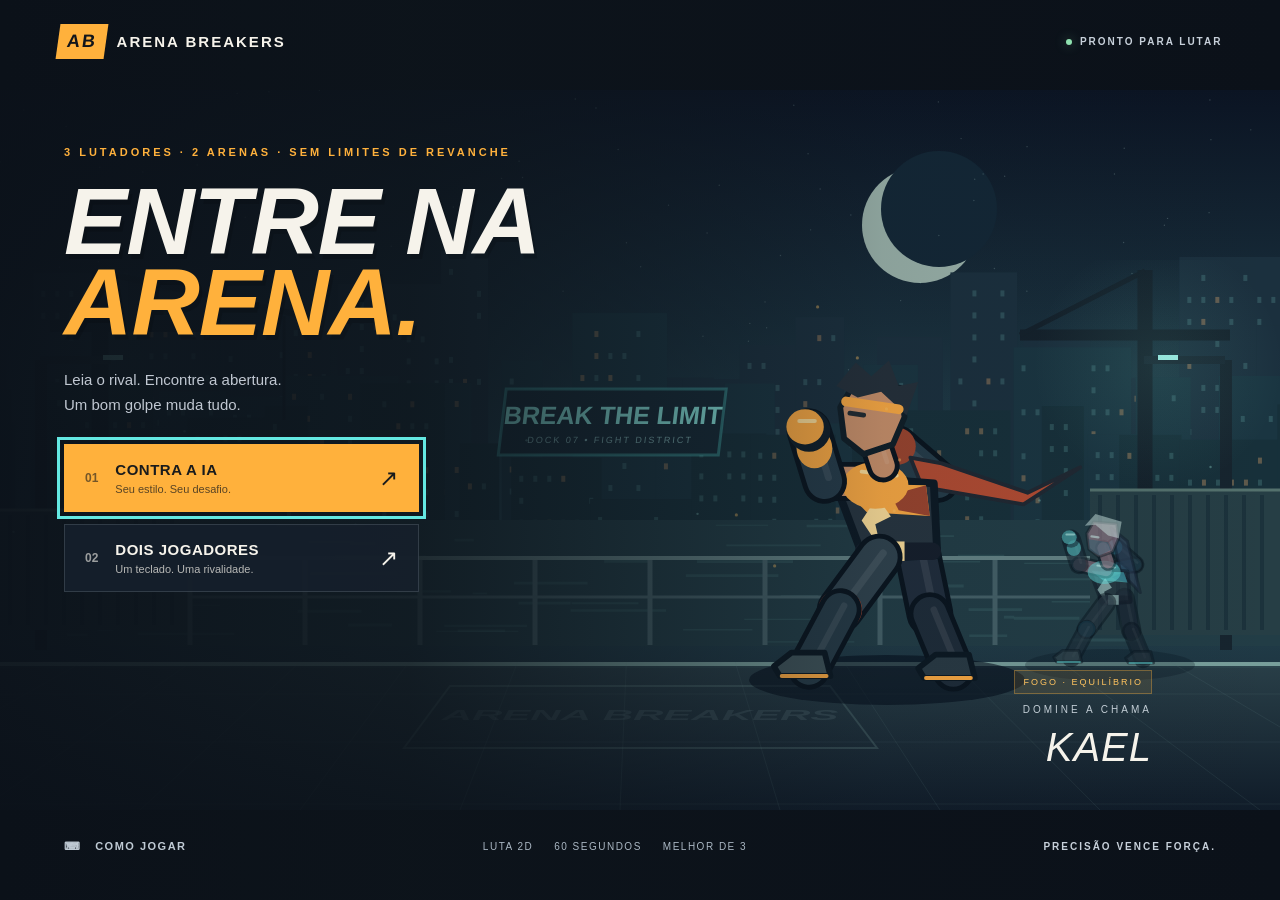
<file: index-6.html>
<!DOCTYPE html>
<html lang="pt-BR">
<head>
<meta charset="utf-8"><meta name="viewport" content="width=device-width,initial-scale=1,viewport-fit=cover">
<meta name="theme-color" content="#10141b"><meta name="description" content="ARENA BREAKERS — luta 2D original. Jogue contra a IA ou com um amigo no mesmo teclado, sem instalar nada.">
<title>ARENA BREAKERS</title>
<style>
:root{color-scheme:dark;--ink:#0c1017;--panel:#171e28;--line:#ffffff20;--soft:#9faab9;--orange:#ffb13c;--cyan:#64e8e2}*{box-sizing:border-box}html,body{margin:0;width:100%;height:100%;background:var(--ink);font-family:Arial,Helvetica,sans-serif;color:#f6f3eb;overflow:hidden}button{font:inherit;cursor:pointer;color:inherit;touch-action:manipulation}button:focus-visible{outline:3px solid var(--cyan);outline-offset:4px}button:disabled{opacity:.5;cursor:default}[hidden]{display:none!important}#stage{position:absolute;inset:0;overflow:hidden}#world{width:100%;height:100%;display:block}#shade{position:absolute;inset:0;background:linear-gradient(90deg,#0b1119ed 0%,#0d141bce 32%,#11192322 69%,#11192300 100%);pointer-events:none}#ui{position:absolute;inset:0}.screen{position:absolute;inset:0;overflow:auto;overscroll-behavior:contain}header{height:83px;padding:26px 4.5%;display:flex;align-items:center;justify-content:space-between}.brand{display:flex;align-items:center;gap:11px;font-size:15px;font-weight:900;letter-spacing:2px}.brand b{display:inline-block;color:#11151b;background:var(--orange);padding:7px 9px;font:900 18px Impact,'Arial Black',sans-serif;transform:skew(-8deg)}.tag{font:700 10px Arial;letter-spacing:2px;color:#c7d0da}.live-dot{display:inline-block;width:6px;height:6px;background:#8fe2b0;border-radius:50%;margin-right:8px;box-shadow:0 0 12px #8fe2b070}.home-main{padding:34px 5% 12px;max-width:670px}.eyebrow{color:var(--orange);font-size:11px;font-weight:800;letter-spacing:3px;text-transform:uppercase}.big-title{font:italic 900 clamp(64px,7.4vw,112px)/.86 Impact,'Arial Black',Arial,sans-serif;letter-spacing:-1px;margin:23px 0 24px;text-transform:uppercase;filter:drop-shadow(3px 5px 0 #0002)}.big-title span{color:var(--orange);display:block}.lead{color:#c0c7d1;line-height:1.65;font-size:15px;max-width:360px;margin-bottom:27px}.mode-buttons{display:flex;flex-direction:column;gap:12px;max-width:355px}.mode-button{border:1px solid #aebbc131;background:#151f2be8;padding:16px 20px;display:flex;gap:17px;align-items:center;text-align:left;transition:transform .15s,border-color .15s}.mode-button:hover{transform:translateX(5px);border-color:var(--orange)}.mode-button.primary{background:var(--orange);color:#191b1c;border-color:var(--orange)}.mode-button .num{font-size:12px;font-weight:700;opacity:.6}.mode-button strong{display:block;font-size:15px;letter-spacing:.5px}.mode-button small{display:block;font-size:11px;margin-top:5px;opacity:.72}.mode-button .arrow{margin-left:auto;font-size:23px}.home-bottom{position:absolute;bottom:26px;left:5%;right:5%;display:flex;justify-content:space-between;align-items:center;gap:20px}.text-btn{border:0;background:none;padding:7px 0;color:#c0cbd5;font-size:11px;font-weight:700;letter-spacing:1.5px}.text-btn:hover{color:var(--orange)}.home-legend{display:flex;gap:21px;font-size:10px;color:#aab7c3;letter-spacing:1.5px}.hero-label{position:absolute;bottom:120px;right:10%;text-align:right}.hero-label strong{font:italic 40px Impact,'Arial Black',sans-serif;letter-spacing:1px}.hero-label p{color:#c2cdd5;font-size:10px;letter-spacing:3px}.chip{display:inline-block;background:#ffb13c1a;border:1px solid #ffb13c55;padding:6px 8px;color:#ffc35e;font-size:9px;letter-spacing:2px}.panel-screen{background:#0d131ce8;backdrop-filter:blur(10px);padding:20px max(22px,calc((100vw - 1080px)/2));}.panel-top{display:flex;align-items:center;justify-content:space-between;gap:12px;margin:6px 0 18px}.panel-top h1{font:italic 36px Impact,'Arial Black',sans-serif;letter-spacing:1px;margin:8px 0}.back{border:1px solid var(--line);background:#ffffff05;padding:10px 15px;font-size:11px}.back:hover{background:#ffffff14}.section-label{font-size:10px;font-weight:800;letter-spacing:2px;color:var(--soft);margin:0 0 10px}.pick-grid{display:grid;grid-template-columns:1fr 1fr;gap:28px}.pick-title{display:flex;align-items:center;gap:10px;font-size:12px;font-weight:800;letter-spacing:1px;margin:0 0 12px}.player-badge{padding:5px 7px;background:var(--orange);color:#17202a;font-size:10px}.p2 .player-badge{background:var(--cyan)}.fighter-choices{display:grid;grid-template-columns:repeat(3,1fr);gap:8px}.fighter-card{min-width:0;position:relative;overflow:hidden;background:linear-gradient(135deg,#25303c,#151e29);border:1px solid #ffffff1b;text-align:left;padding:0 10px 12px;transition:border-color .15s,background .15s}.fighter-card canvas{display:block;width:100%;height:112px}.fighter-card strong{font:italic 23px Impact,'Arial Black',sans-serif;letter-spacing:.5px}.fighter-card small{display:block;font-size:10px;color:#9fabbc;line-height:1.5;margin:4px 0 9px}.fighter-card.selected{border-color:var(--orange);background:linear-gradient(135deg,#55412a,#20242b);box-shadow:inset 0 -3px var(--orange)}.p2 .fighter-card.selected{border-color:var(--cyan);background:linear-gradient(135deg,#24464b,#20242b);box-shadow:inset 0 -3px var(--cyan)}.fighter-card .check{display:none;position:absolute;top:8px;right:8px;background:var(--orange);color:#111a22;width:17px;height:17px;font-size:12px;text-align:center;line-height:17px}.p2 .fighter-card .check{background:var(--cyan)}.fighter-card.selected .check{display:block}.stat-line{display:flex;align-items:center;justify-content:space-between;font-size:8px;color:#abb8c7;letter-spacing:.5px;margin-top:5px}.stat-dots{color:#a0acb9;font-size:10px;letter-spacing:2px}.selected .stat-dots{color:var(--orange)}.p2 .selected .stat-dots{color:var(--cyan)}.selection-bottom{display:grid;grid-template-columns:1.25fr 1fr;gap:28px;margin-top:24px}.arenas{display:grid;grid-template-columns:1fr 1fr;gap:10px}.arena-card{position:relative;border:1px solid var(--line);background:#1b2430;padding:0;text-align:left;overflow:hidden;height:102px}.arena-card canvas{width:100%;height:100%;object-fit:cover;opacity:.75}.arena-card span{position:absolute;left:12px;bottom:10px;font-size:11px;font-weight:800;letter-spacing:1px;text-shadow:0 2px 8px black}.arena-card.selected{border-color:var(--orange);box-shadow:inset 0 -3px var(--orange)}.arena-card.selected:after{content:'✓';position:absolute;top:7px;right:8px;color:var(--orange);font-size:15px}.difficulty{display:flex;gap:7px}.difficulty button{flex:1;border:1px solid var(--line);background:#17212e;padding:12px 6px;font-size:11px}.difficulty .selected{background:#ffb13c17;color:var(--orange);border-color:#ffb13c88}.difficulty-note{font-size:11px;color:#aab7c5;line-height:1.65;margin-top:12px}.selection-footer{border-top:1px solid var(--line);margin-top:23px;padding-top:17px;display:flex;align-items:center;justify-content:space-between;gap:18px}.selection-footer p{font-size:11px;color:#9faab9;line-height:1.6}.solid{border:1px solid var(--orange);background:var(--orange);color:#151b24;font-weight:800;font-size:12px;letter-spacing:1px;padding:16px 27px;min-width:170px}.solid:hover{background:#ffcb74}.center-screen{display:flex;align-items:center;justify-content:center;background:#0b121cce;backdrop-filter:blur(8px);padding:24px}.modal{background:linear-gradient(145deg,#212c39,#111923);border:1px solid #6b7d8a55;box-shadow:0 26px 120px #0007;width:min(750px,100%);padding:33px;max-height:100%;overflow:auto}.modal h2{font:italic 43px Impact,'Arial Black',sans-serif;letter-spacing:.8px;margin:10px 0 20px}.control-grid{display:grid;grid-template-columns:1fr 1fr;gap:26px;margin-bottom:19px}.control-grid h3{font-size:12px;letter-spacing:1px;color:var(--orange)}.control-grid>div+div h3{color:var(--cyan)}.control-row{display:flex;align-items:center;justify-content:space-between;padding:6px 0;gap:10px;font-size:11px;color:#bbc6d2}.keys{display:flex;gap:4px}kbd{font:700 11px Arial;display:inline-flex;align-items:center;justify-content:center;min-width:25px;height:24px;background:#ffffff09;border:1px solid #ffffff2b;border-bottom:3px solid #ffffff25;color:#f5f6f9;border-radius:3px;padding:0 6px}.tips{padding:14px;background:#ffffff04;border-left:2px solid var(--orange);font-size:11px;line-height:1.75;color:#abb7c7;margin:13px 0 22px}.modal-actions{display:flex;gap:10px;flex-wrap:wrap}.modal .back{padding:15px 24px}.pause-modal{max-width:420px;text-align:center}.pause-modal .modal-actions{display:flex;flex-direction:column}.muted{color:var(--soft);font-size:12px;line-height:1.7}.result-score{font:italic 74px Impact,'Arial Black',sans-serif;color:var(--orange);letter-spacing:10px;margin:15px 0}.result-detail{font-size:12px;color:#b9c4d0;margin-bottom:25px}#hud{position:absolute;left:4%;right:4%;top:28px;pointer-events:none;display:grid;grid-template-columns:1fr 110px 1fr;gap:24px}.hud-side{min-width:0}.hud-name{display:flex;align-items:center;justify-content:space-between;font-size:13px;font-weight:900;letter-spacing:2px;margin-bottom:8px}.hud-name span{font-size:9px;color:#a3b4c7;letter-spacing:1px}.health-track{height:18px;border:1px solid #ffffff60;background:#101823e6;transform:skew(-10deg);padding:3px;position:relative;overflow:hidden}.health-track .life{height:100%;background:linear-gradient(90deg,#f17c3e,#ffc85d);transition:width .08s linear}.hud-right .life{background:linear-gradient(90deg,#59bfbf,#91f4e8);margin-left:auto}.energy-track{width:65%;height:5px;background:#ffffff20;margin:8px 0}.energy-track div{height:100%;background:#79b5f1;box-shadow:0 0 8px #56b0f355}.hud-right .energy-track{margin-left:auto}.hud-right .energy-track div{margin-left:auto}.hud-meta{display:flex;justify-content:space-between;gap:10px;font-size:9px;font-weight:bold;letter-spacing:1px;color:#ccdae5}.hud-right .hud-meta{flex-direction:row-reverse}.round-dots{display:flex;gap:6px}.round-dots i{width:9px;height:9px;display:block;border:1px solid #ffffff80;transform:rotate(45deg)}.round-dots .won{background:var(--orange);border-color:var(--orange)}.hud-right .won{background:var(--cyan);border-color:var(--cyan)}.timer-box{text-align:center;background:#101925b0;border:1px solid #ffffff25;transform:skew(-5deg);padding:3px 10px 6px}.timer-box small{font-size:8px;letter-spacing:2px;color:#aabbcb}.timer-box strong{display:block;font:45px/1 Impact,'Arial Black',sans-serif}.timer-box .urgent{color:#ff7c59}#game-footer{position:absolute;bottom:21px;left:4%;right:4%;display:flex;justify-content:space-between;align-items:center;color:#c6d4dfaa;font-size:10px;letter-spacing:1px;gap:10px}#pause-btn{background:#131c28a6;border:1px solid #ffffff30;padding:9px 12px;font-size:10px;letter-spacing:1px}#toast{position:absolute;bottom:20px;left:50%;transform:translateX(-50%);background:#152333;padding:10px 18px;border:1px solid #ffffff30;font-size:12px;z-index:5}#keyboard-note{display:none}.combo-toast{position:absolute;top:32%;font:italic 33px Impact,'Arial Black',sans-serif;color:var(--orange);pointer-events:none;opacity:0;transition:opacity .1s}#combo0{left:5%}#combo1{right:5%;color:var(--cyan)}
@media(min-height:800px){.home-main{padding-top:7vh}.home-bottom{bottom:40px}.hero-label{bottom:130px}.panel-screen{padding-top:4vh}.fighter-card canvas{height:140px}}
@media(max-height:640px){header{height:65px;padding-top:18px;padding-bottom:18px}.home-main{padding-top:10px}.big-title{font-size:68px;margin:16px 0}.lead{margin-bottom:18px;font-size:13px}.mode-button{padding:12px 17px}.home-bottom{bottom:13px}.hero-label{bottom:75px}.panel-screen{padding-top:10px}.panel-top{margin-bottom:8px}.panel-top h1{font-size:28px}.fighter-card canvas{height:70px}.selection-bottom{margin-top:16px}.selection-footer{margin-top:12px;padding-top:8px}.modal{padding:22px}.modal h2{font-size:34px;margin-bottom:12px}.control-row{padding:3px 0}.tips{margin:10px 0}.home-legend{font-size:9px}.arena-card{height:85px}}
@media(max-width:720px){header{padding-left:6%;padding-right:6%}.tag{font-size:8px;letter-spacing:1px}.home-main{padding-left:6%;padding-top:4vh}.big-title{font-size:72px}.lead{max-width:280px}.mode-buttons{max-width:305px}.home-legend{display:none}.hero-label{right:6%;bottom:80px}.hero-label strong{font-size:30px}.hero-label p{font-size:8px}.pick-grid{gap:17px;grid-template-columns:1fr}.fighter-card canvas{height:95px}.fighter-card strong{font-size:22px}.fighter-choices{gap:9px}.selection-bottom{grid-template-columns:1fr;gap:20px}.panel-screen{padding:16px 20px}.selection-footer{align-items:stretch;flex-direction:column;gap:6px;padding-bottom:12px}.panel-top h1{font-size:29px}.control-grid{gap:15px}.modal{padding:22px}.modal h2{font-size:34px}#hud{gap:8px;grid-template-columns:1fr 65px 1fr;top:15px}.hud-name{font-size:10px;letter-spacing:1px}.hud-name span{font-size:7px}.health-track{height:13px}.timer-box strong{font-size:31px}.timer-box small{font-size:6px}.hud-meta{font-size:7px}.energy-track{width:75%}.control-hint{display:none}#game-footer{bottom:15px}.home-bottom{left:6%;right:6%}#keyboard-note{display:block;color:#aebbc8;font-size:10px;line-height:1.5;margin:14px 0 0}}
@media(prefers-reduced-motion:reduce){*{transition:none!important}}
</style>
</head>
<body>
<div id="stage">
<canvas id="world" aria-label="Arena de luta 2D"></canvas><div id="shade"></div>
<div id="ui">
<section id="home" class="screen">
<header><div class="brand"><b>AB</b> ARENA BREAKERS</div><div class="tag"><i class="live-dot"></i>PRONTO PARA LUTAR</div></header>
<div class="home-main"><div class="eyebrow">3 LUTADORES · 2 ARENAS · SEM LIMITES DE REVANCHE</div><h1 class="big-title">ENTRE NA<span>ARENA.</span></h1><p class="lead">Leia o rival. Encontre a abertura.<br>Um bom golpe muda tudo.</p>
<div class="mode-buttons"><button id="mode-ai" class="mode-button primary"><span class="num">01</span><span><strong>CONTRA A IA</strong><small>Seu estilo. Seu desafio.</small></span><span class="arrow">↗</span></button><button id="mode-local" class="mode-button"><span class="num">02</span><span><strong>DOIS JOGADORES</strong><small>Um teclado. Uma rivalidade.</small></span><span class="arrow">↗</span></button></div><p id="keyboard-note">Para lutar, use um teclado físico. No celular, você pode explorar os menus.</p></div>
<div class="hero-label"><span class="chip">FOGO · EQUILÍBRIO</span><p>DOMINE A CHAMA</p><strong>KAEL</strong></div><div class="home-bottom"><button class="text-btn" id="home-help">⌨ &nbsp; COMO JOGAR</button><div class="home-legend"><span>LUTA 2D</span><span>60 SEGUNDOS</span><span>MELHOR DE 3</span></div><span class="tag">PRECISÃO VENCE FORÇA.</span></div>
</section>
<section id="select" class="screen panel-screen" hidden>
<div class="panel-top"><div><div class="eyebrow">PREPARE O CONFRONTO</div><h1>ESCOLHA SEU LUTADOR</h1></div><button id="select-back" class="back">← MENU</button></div>
<div class="pick-grid"><div><div class="pick-title"><span class="player-badge">P1</span> JOGADOR 1</div><div class="fighter-choices" id="choices0"></div></div><div class="p2"><div class="pick-title"><span class="player-badge" id="opponent-badge">CPU</span><span id="opponent-label">ADVERSÁRIO</span></div><div class="fighter-choices" id="choices1"></div></div></div>
<div class="selection-bottom"><div><p class="section-label">ESCOLHA A ARENA</p><div class="arenas"><button class="arena-card selected" data-arena="0" aria-pressed="true"><canvas width="400" height="160"></canvas><span>01 / DOCA NEON</span></button><button class="arena-card" data-arena="1" aria-pressed="false"><canvas width="400" height="160"></canvas><span>02 / TEMPLO SOLAR</span></button></div></div><div id="difficulty-box"><p class="section-label">DIFICULDADE DA IA</p><div class="difficulty"><button data-difficulty="easy" aria-pressed="false">Fácil</button><button data-difficulty="normal" class="selected" aria-pressed="true">Normal</button><button data-difficulty="hard" aria-pressed="false">Difícil</button></div><p class="difficulty-note" id="difficulty-note">Reage às aberturas, alterna ataques e sabe se defender.</p></div><div id="local-note" hidden><p class="section-label">RIVALIDADE LOCAL</p><p class="difficulty-note">Cada jogador escolhe seu lutador. Vale escolher o mesmo!<br>A partida acontece neste dispositivo, usando um teclado.</p></div></div>
<div class="selection-footer"><p>Todos os lutadores disponíveis. Especiais custam 40 de energia.<br>Vença 2 rounds. Empates repetem o round.</p><button id="to-controls" class="solid">IR PARA A LUTA &nbsp; →</button></div>
</section>
<section id="controls" class="screen center-screen" hidden><div class="modal"><div class="eyebrow" id="controls-eyebrow">ANTES DO PRIMEIRO GOLPE</div><h2>POUCAS TECLAS. BOA BRIGA.</h2><div class="control-grid"><div><h3>JOGADOR 1</h3><div class="control-row">Movimentar <span class="keys"><kbd>A</kbd><kbd>D</kbd></span></div><div class="control-row">Pular / Defender <span class="keys"><kbd>W</kbd><kbd>S</kbd></span></div><div class="control-row">Soco <kbd>F</kbd></div><div class="control-row">Chute <kbd>G</kbd></div><div class="control-row">Especial <kbd>H</kbd></div></div><div><h3>JOGADOR 2</h3><div class="control-row">Movimentar <span class="keys"><kbd>←</kbd><kbd>→</kbd></span></div><div class="control-row">Pular / Defender <span class="keys"><kbd>↑</kbd><kbd>↓</kbd></span></div><div class="control-row">Soco <kbd>J</kbd></div><div class="control-row">Chute <kbd>K</kbd></div><div class="control-row">Especial <kbd>L</kbd></div></div></div><div class="tips"><b>Segure a defesa</b> para reduzir 72% do dano. Solte para atacar.<br>Encadeie até 3 golpes: aperte o próximo quando o anterior acertar. Você também pode atacar no ar.<br>O especial usa 40 de energia e precisa recarregar. <kbd>Esc</kbd> pausa a partida.<br>Se uma combinação não registrar, solte algumas teclas: certos teclados limitam pressionamentos simultâneos.</div><div class="modal-actions"><button id="begin" class="solid">COMEÇAR PARTIDA &nbsp; →</button><button id="controls-back" class="back">VOLTAR</button></div></div></section>
<div id="hud" hidden><div class="hud-side"><div class="hud-name"><b id="name0">KAEL</b><span>JOGADOR 1</span></div><div class="health-track" role="progressbar" aria-label="Vida do jogador 1"><div id="life0" class="life"></div></div><div class="energy-track" role="progressbar" aria-label="Energia do jogador 1"><div id="energy0"></div></div><div class="hud-meta"><span id="energy-label0"></span><span class="round-dots" id="wins0"><i></i><i></i></span><span id="hp0"></span></div></div><div class="timer-box"><small id="round-label">ROUND 1</small><strong id="timer">60</strong><small>MELHOR DE 3</small></div><div class="hud-side hud-right"><div class="hud-name"><span id="player2-label">CPU · NORMAL</span><b id="name1">NYRA</b></div><div class="health-track" role="progressbar" aria-label="Vida do adversário"><div id="life1" class="life"></div></div><div class="energy-track" role="progressbar" aria-label="Energia do adversário"><div id="energy1"></div></div><div class="hud-meta"><span id="energy-label1"></span><span class="round-dots" id="wins1"><i></i><i></i></span><span id="hp1"></span></div></div></div>
<div id="combo0" class="combo-toast"></div><div id="combo1" class="combo-toast"></div>
<div id="game-footer" hidden><span class="control-hint">P1 &nbsp; A D · W · S &nbsp; / &nbsp; F G H</span><span id="arena-label">DOCA NEON</span><button id="pause-btn">Ⅱ &nbsp; PAUSAR <span class="control-hint">[ESC]</span></button><span id="p2-hint" class="control-hint">P2 &nbsp; ← → · ↑ · ↓ &nbsp; / &nbsp; J K L</span></div>
<section id="pause" class="screen center-screen" hidden><div class="modal pause-modal"><div class="eyebrow">RESPIRA. VOLTA MAIS FORTE.</div><h2>JOGO PAUSADO</h2><p class="muted" id="pause-reason">A arena espera por você.</p><div class="modal-actions"><button id="resume" class="solid">CONTINUAR</button><button id="pause-restart" class="back">REINICIAR PARTIDA</button><button id="pause-menu" class="back">VOLTAR AO MENU</button></div></div></section>
<section id="result" class="screen center-screen" hidden><div class="modal pause-modal"><div class="eyebrow" id="winner-player">JOGADOR 1 VENCEU</div><h2 id="winner-name">KAEL VENCE!</h2><div class="result-score" id="result-score">2 : 0</div><div class="result-detail" id="result-detail"></div><div class="modal-actions"><button id="rematch" class="solid">REVANCHE &nbsp; ↗</button><button id="change-fighters" class="back">TROCAR LUTADORES</button><button id="result-menu" class="back">VOLTAR AO MENU</button></div></div></section>
</div><div id="toast" hidden role="status"></div></div>
<script id="engine">
'use strict';
// All simulation values use seconds and logical 1280 x 720 coordinates.
const W=1280,H=720,FLOOR=572,EDGE=58;
const ROSTER={
 kael:{name:'Kael',role:'Equilibrado',special:'Chama ascendente',hp:110,speed:280,jump:660,width:27,height:151,color:'#ffac43',light:'#ffe09a',dark:'#9d452e',skin:'#cc926b',power:1,tempo:1,stats:[4,3,3]},
 nyra:{name:'Nyra',role:'Velocidade',special:'Arco elétrico',hp:94,speed:332,jump:710,width:24,height:145,color:'#63e4e1',light:'#d2fff7',dark:'#276e86',skin:'#bb91a1',power:.87,tempo:.85,stats:[3,5,2]},
 brutus:{name:'Brutus',role:'Resistência',special:'Ruptura sísmica',hp:136,speed:223,jump:610,width:35,height:171,color:'#b6c7a1',light:'#eff3cb',dark:'#526c58',skin:'#a9846e',power:1.18,tempo:1.16,stats:[5,2,5]}
};
const MOVES={punch:{damage:9,range:87,start:.085,active:.085,total:.31,stun:.14,push:105},kick:{damage:14,range:124,start:.16,active:.10,total:.49,stun:.19,push:175},special:{damage:26,range:180,start:.25,active:.14,total:.85,stun:.24,push:285}};
const AI_LEVELS={easy:{reaction:.38,jitter:.23,error:.34,defend:.24,aggression:.59},normal:{reaction:.20,jitter:.16,error:.17,defend:.54,aggression:.77},hard:{reaction:.12,jitter:.10,error:.07,defend:.77,aggression:.90}};
const clamp=(v,a,b)=>Math.max(a,Math.min(b,v));
function blankInput(){return{move:0,jump:false,guard:false,attack:null};}
class Fighter{
 constructor(id,slot){this.id=id;this.slot=slot;this.data=ROSTER[id];this.x=slot?930:350;this.y=0;this.vy=0;this.knock=0;this.face=slot?-1:1;this.hp=this.data.hp;this.energy=80;this.attack=null;this.buffer=null;this.bufferTime=0;this.lock=0;this.stun=0;this.block=false;this.move=0;this.walk=0;this.flash=0;this.chain=0;this.chainAge=0;this.comboHits=0;this.comboTime=0;this.noEnergy=0;this.aiClock=.65;this.aiInput=blankInput();this.airAttack=false;}
}
class Battle{
 constructor(config){this.config={...config,picks:[...config.picks]};this.wins=[0,0];this.round=1;this.draws=0;this.events=[];this.projectiles=[];this.paused=false;this.matchWinner=null;this.matchElapsed=0;this.resetRound();}
 resetRound(){this.fighters=this.config.picks.map((id,i)=>new Fighter(id,i));this.projectiles=[];this.phase='intro';this.phaseTime=2.6;this.time=60;this.roundWinner=null;this.roundReason='';this.hitstop=0;this.events.push({type:'round',round:this.round});}
 ai(dt){const f=this.fighters[1],o=this.fighters[0],c=AI_LEVELS[this.config.difficulty];f.aiClock-=dt;const out={...f.aiInput,jump:false,attack:null};if(f.aiClock>0)return out;f.aiClock=c.reaction+Math.random()*c.jitter;const d=o.x-f.x,dist=Math.abs(d),toward=Math.sign(d);let v=blankInput();const projectile=this.projectiles.some(p=>p.owner===0&&Math.abs(p.x-f.x)<260);const threat=(!!o.attack&&dist<175)||projectile;
 if(Math.random()<c.error){v.move=Math.random()<.4?-toward:0;f.aiInput=v;return v;}
 if(threat&&Math.random()<c.defend){v.guard=true;if(projectile&&Math.random()<.25){v.guard=false;v.jump=true;}}
 else if(dist>130){v.move=toward;if(dist<410&&f.energy>=40&&Math.random()<.37)v.attack='special';if(dist>160&&dist<280&&Math.random()<.12)v.jump=true;}
 else{v.move=dist>88?toward:(dist<63&&Math.random()<.35?-toward:0);if(Math.random()<c.aggression){const r=Math.random();v.attack=f.energy>=40&&r>.78?'special':dist>95?'kick':r<.55?'punch':'kick';}if(Math.random()<.09)v.jump=true;}
 f.aiInput={...v,jump:false,attack:null};return v;}
 startAttack(f,type,chain=false){if(!MOVES[type]||f.stun>0||f.block||f.lock>0||f.hp<=0)return false;if(f.y>0&&f.airAttack)return false;
 if(type==='special'&&f.energy<40){f.noEnergy=.5;f.buffer=null;return false;}if(type==='special')f.energy-=40;
 f.chain=chain?f.chain+1:1;f.chainAge=0;f.attack={type,t:0,hit:false,spawned:false,connected:false,chain:f.chain,air:f.y>0,landed:f.y<=0};f.buffer=null;if(f.y>0)f.airAttack=true;this.events.push({type:'swing',slot:f.slot,move:type});return true;}
 updateFighter(f,o,input,dt){f.stun=Math.max(0,f.stun-dt);f.lock=Math.max(0,f.lock-dt);f.flash=Math.max(0,f.flash-dt);f.noEnergy=Math.max(0,f.noEnergy-dt);f.comboTime=Math.max(0,f.comboTime-dt);f.energy=Math.min(100,f.energy+10*dt);f.chainAge+=dt;if(f.chainAge>1.1&&!f.attack)f.chain=0;
 if(f.buffer){f.bufferTime-=dt;if(f.bufferTime<=0)f.buffer=null;}
 f.face=o.x>=f.x?1:-1;f.block=!!input.guard&&!f.attack&&f.stun<=0&&f.y<=.1&&f.hp>0;f.move=0;
 if(input.guard)f.buffer=null;else if(input.attack){f.buffer=input.attack;f.bufferTime=.19;}
 if(f.stun<=0&&f.hp>0){if(f.buffer&&!input.guard){if(!f.attack){this.startAttack(f,f.buffer,false);}else{const a=f.attack,m=MOVES[a.type],total=m.total*f.data.tempo;if(a.connected&&a.chain<3&&a.t>=total*.76&&a.type!=='special'&&f.y<=.1)this.startAttack(f,f.buffer,true);}}
 if(input.jump&&!f.block&&!f.attack&&f.y<=.1){f.vy=f.data.jump;f.y=.01;this.events.push({type:'jump',slot:f.slot});}
 if(!f.block){const factor=f.attack?.20:1;f.move=input.move;f.x+=input.move*f.data.speed*factor*dt;f.walk+=Math.abs(input.move)*dt*11;}}
 f.x+=f.knock*dt;f.knock*=Math.exp(-11*dt);if(f.y>0||f.vy>0){f.vy-=1770*dt;if(f.attack&&f.attack.type==='special'&&f.id==='brutus')f.vy=Math.min(f.vy,-500);f.y+=f.vy*dt;if(f.y<=0){f.y=0;f.vy=0;f.airAttack=false;this.events.push({type:'land',slot:f.slot});if(f.attack&&f.id==='brutus'&&f.attack.type==='special'&&!f.attack.landed){f.attack.landed=true;f.attack.t=.24*f.data.tempo;}}}
 if(f.attack){const a=f.attack;a.t+=dt;const m=MOVES[a.type];if(a.t>=m.total*f.data.tempo&&!(a.type==='special'&&f.id==='brutus'&&!a.landed)){f.attack=null;f.lock=a.chain>=3?.38:a.type==='special'?.18:.06;}}
 }
 resolveBodies(){const a=this.fighters[0],b=this.fighters[1];const min=a.data.width+b.data.width+8;a.x=clamp(a.x,EDGE+a.data.width,W-EDGE-a.data.width);b.x=clamp(b.x,EDGE+b.data.width,W-EDGE-b.data.width);if(b.x-a.x<min){const center=(a.x+b.x)/2;a.x=center-min/2;b.x=center+min/2;if(a.x<EDGE+a.data.width){a.x=EDGE+a.data.width;b.x=a.x+min;}if(b.x>W-EDGE-b.data.width){b.x=W-EDGE-b.data.width;a.x=b.x-min;}}}
 attackHits(f,o,a){const m=MOVES[a.type];if(a.hit)return false;const begin=m.start*f.data.tempo,end=begin+m.active*f.data.tempo;if(a.t<begin||a.t>end)return false;
 if(a.type==='special'&&f.id==='kael'){if(!a.spawned){a.spawned=true;this.projectiles.push({owner:f.slot,x:f.x+f.face*43,y:f.y+87,v:f.face*610,ttl:1.05,chain:a.chain});this.events.push({type:'fire',slot:f.slot});}return false;}
 if(a.type==='special'&&f.id==='brutus'){if(!a.landed)return false;if(!a.spawned){a.spawned=true;this.events.push({type:'quake',slot:f.slot});}return Math.abs(o.x-f.x)<190+o.data.width&&o.y<55;}
 const range=m.range+(f.id==='brutus'?10:0);const dx=(o.x-f.x)*f.face;const attackY=f.y+(a.type==='kick'?70:100);return dx>-o.data.width&&dx<range+o.data.width&&attackY>o.y+13&&attackY<o.y+o.data.height+8;
 }
 applyHit(f,o,type,chain){if(o.hp<=0)return;const m=MOVES[type],blocked=o.block&&o.y<=.1;const scaled=[1,1,.84,.68][Math.min(chain,3)];const damage=m.damage*f.data.power*scaled*(blocked?.28:1);o.hp=Math.max(0,o.hp-damage);o.flash=blocked?.06:.15;o.knock=f.face*m.push*(blocked?.36:1);o.stun=blocked?.06:m.stun;o.buffer=null;if(!blocked){o.attack=null;o.block=false;f.comboHits=f.comboTime>0?Math.min(3,f.comboHits+1):1;f.comboTime=.85;}
 f.energy=Math.min(100,f.energy+(blocked?2:4));if(f.attack)f.attack.connected=true;this.hitstop=Math.max(this.hitstop,blocked?.024:type==='special'?.065:.042);this.events.push({type:'hit',slot:o.slot,from:f.slot,damage,blocked,move:type,x:o.x-f.face*15,y:FLOOR-o.y-(type==='kick'?70:104),color:f.data.color,combo:f.comboHits});}
 finishRound(reason){const[a,b]=this.fighters;let winner=null;if(a.hp<=0&&b.hp<=0)reason='NOCAUTE DUPLO';else if(a.hp<=0)winner=1;else if(b.hp<=0)winner=0;else{const d=a.hp/a.data.hp-b.hp/b.data.hp;if(Math.abs(d)>.00001)winner=d>0?0:1;else reason='EMPATE';}if(winner!==null)this.wins[winner]++;else this.draws++;
 this.roundWinner=winner;this.roundReason=reason;this.phase='roundEnd';this.phaseTime=3;this.events.push({type:'roundEnd',winner,reason});this.projectiles=[];for(const f of this.fighters){f.attack=null;f.block=false;f.move=0;f.buffer=null;}}
 step(dt,inputs){if(this.paused||this.phase==='matchEnd')return;this.matchElapsed+=dt;
 if(this.phase==='intro'){this.phaseTime-=dt;if(this.phaseTime<=0){this.phase='fight';this.events.push({type:'fight'});}return;}
 if(this.phase==='roundEnd'){this.phaseTime-=dt;if(this.phaseTime<=0){const w=this.wins.findIndex(n=>n>=2);if(w!==-1){this.matchWinner=w;this.phase='matchEnd';this.events.push({type:'matchEnd',winner:w});}else{if(this.roundWinner!==null)this.round++;this.resetRound();}}return;}
 this.time=Math.max(0,this.time-dt);if(this.hitstop>0){this.hitstop=Math.max(0,this.hitstop-dt);if(this.time<=0)this.finishRound('TEMPO ESGOTADO');return;}
 const actual=[inputs[0]||blankInput(),this.config.mode==='ai'?this.ai(dt):(inputs[1]||blankInput())];
 for(let i=0;i<2;i++)this.updateFighter(this.fighters[i],this.fighters[1-i],actual[i],dt);this.resolveBodies();
 // Gather both impacts before applying damage: simultaneous strikes can double-KO.
 const hits=[];for(let i=0;i<2;i++){const f=this.fighters[i],o=this.fighters[1-i],a=f.attack;if(a&&this.attackHits(f,o,a)){a.hit=true;hits.push({f,o,type:a.type,chain:a.chain});}}
 for(let i=this.projectiles.length-1;i>=0;i--){const p=this.projectiles[i],f=this.fighters[p.owner],o=this.fighters[1-p.owner];p.x+=p.v*dt;p.ttl-=dt;if(Math.abs(p.x-o.x)<o.data.width+22&&p.y>o.y+8&&p.y<o.y+o.data.height+16){hits.push({f,o,type:'special',chain:p.chain});this.projectiles.splice(i,1);}else if(p.ttl<=0||p.x<0||p.x>W)this.projectiles.splice(i,1);}
 for(const hit of hits)this.applyHit(hit.f,hit.o,hit.type,hit.chain);
 if(this.fighters.some(f=>f.hp<=0))this.finishRound('NOCAUTE');else if(this.time<=0)this.finishRound('TEMPO ESGOTADO');
 }
}
</script>
<script id="app">
'use strict';
const $=id=>document.getElementById(id),canvas=$('world'),ctx=canvas.getContext('2d',{alpha:false});
const config={mode:'ai',picks:['kael','nyra'],arena:0,difficulty:'normal'};
let screen='home',battle=null,helpOnly=false,previous=0,accumulator=0,visualTime=0,shake=0,particles=[],rings=[],viewport={w:0,h:0,scale:1,ox:0,oy:0},hudClock=0,toastTimer=0;
const keys=new Set(),press=[blankInput(),blankInput()];
const bindings=[{left:'KeyA',right:'KeyD',jump:'KeyW',guard:'KeyS',punch:'KeyF',kick:'KeyG',special:'KeyH'},{left:'ArrowLeft',right:'ArrowRight',jump:'ArrowUp',guard:'ArrowDown',punch:'KeyJ',kick:'KeyK',special:'KeyL'}];
const usedKeys=new Set([...Object.values(bindings[0]),...Object.values(bindings[1]),'Escape']);
function clearKeys(){keys.clear();press[0]=blankInput();press[1]=blankInput();if(battle)for(const f of battle.fighters){f.buffer=null;f.block=false;f.move=0;}}
function sampleInput(i){const b=bindings[i];const x={move:Number(keys.has(b.right))-Number(keys.has(b.left)),guard:keys.has(b.guard),jump:press[i].jump,attack:press[i].attack};press[i].jump=false;press[i].attack=null;return x;}
window.addEventListener('keydown',e=>{if(usedKeys.has(e.code)&&screen==='game')e.preventDefault();if(e.code==='Escape'&&!e.repeat){if(screen==='game')pauseGame();else if(screen==='pause')resumeGame();return;}if(screen!=='game'||e.repeat)return;keys.add(e.code);for(let i=0;i<2;i++){const b=bindings[i];if(e.code===b.jump)press[i].jump=true;for(const type of ['punch','kick','special'])if(e.code===b[type])press[i].attack=type;}});
window.addEventListener('keyup',e=>keys.delete(e.code));
window.addEventListener('blur',()=>{clearKeys();if(screen==='game')pauseGame('A partida foi pausada porque a janela perdeu o foco.');});
document.addEventListener('visibilitychange',()=>{if(document.hidden){clearKeys();if(screen==='game')pauseGame('A partida foi pausada porque você mudou de aba.');}});
function show(name){screen=name;for(const id of ['home','select','controls','pause','result'])$(id).hidden=id!==name;const play=['game','pause','result'].includes(name);$('hud').hidden=!play;$('game-footer').hidden=!play;$('shade').hidden=play||name==='select';clearKeys();if(name!=='game'){for(let i=0;i<2;i++)$('combo'+i).style.opacity=0;const target=$(name)?.querySelector('button');if(target)target.focus({preventScroll:true});}}
function chooseMode(mode){config.mode=mode;updateSelection();show('select');}
$('mode-ai').onclick=()=>chooseMode('ai');$('mode-local').onclick=()=>chooseMode('local');
function menu(){battle=null;particles=[];rings=[];show('home');}
$('select-back').onclick=menu;$('pause-menu').onclick=menu;$('result-menu').onclick=menu;
$('to-controls').onclick=()=>{helpOnly=false;$('begin').hidden=false;$('controls-eyebrow').textContent=`${ROSTER[config.picks[0]].name.toUpperCase()} × ${ROSTER[config.picks[1]].name.toUpperCase()} · ${config.arena?'TEMPLO SOLAR':'DOCA NEON'}`;show('controls');};
$('home-help').onclick=()=>{helpOnly=true;$('begin').hidden=true;$('controls-eyebrow').textContent='GUIA DA ARENA';show('controls');};
$('controls-back').onclick=()=>show(helpOnly?'home':'select');
function startMatch(){battle=new Battle(config);particles=[];rings=[];shake=0;accumulator=0;previous=performance.now();$('name0').textContent=ROSTER[config.picks[0]].name.toUpperCase();$('name1').textContent=ROSTER[config.picks[1]].name.toUpperCase();$('player2-label').textContent=config.mode==='ai'?'CPU · '+({easy:'FÁCIL',normal:'NORMAL',hard:'DIFÍCIL'}[config.difficulty]):'JOGADOR 2';$('p2-hint').hidden=config.mode==='ai';$('arena-label').textContent=config.arena?'02 / TEMPLO SOLAR':'01 / DOCA NEON';show('game');updateHUD();}
$('begin').onclick=startMatch;$('rematch').onclick=startMatch;$('pause-restart').onclick=startMatch;
$('change-fighters').onclick=()=>{battle=null;updateSelection();show('select');};
function pauseGame(reason='A arena espera por você.'){if(!battle||screen!=='game')return;battle.paused=true;$('pause-reason').textContent=reason;show('pause');}
function resumeGame(){if(!battle)return;battle.paused=false;accumulator=0;previous=performance.now();show('game');}
$('pause-btn').onclick=()=>pauseGame();$('resume').onclick=resumeGame;
function updateSelection(){for(let i=0;i<2;i++)document.querySelectorAll('#choices'+i+' button').forEach(b=>{const yes=b.dataset.fighter===config.picks[i];b.classList.toggle('selected',yes);b.setAttribute('aria-pressed',yes);});$('opponent-badge').textContent=config.mode==='ai'?'CPU':'P2';$('opponent-label').textContent=config.mode==='ai'?'ADVERSÁRIO':'JOGADOR 2';$('difficulty-box').hidden=config.mode!=='ai';$('local-note').hidden=config.mode==='ai';}
for(let slot=0;slot<2;slot++)for(const[id,d]of Object.entries(ROSTER)){const b=document.createElement('button');b.className='fighter-card';b.dataset.fighter=id;b.setAttribute('aria-label',`Selecionar ${d.name} para ${slot?'adversário':'jogador 1'}`);b.innerHTML=`<canvas width="220" height="160" aria-hidden="true"></canvas><span class="check">✓</span><strong>${d.name.toUpperCase()}</strong><small>${d.role}<br>${d.special}</small>${['FORÇA','RITMO','VIDA'].map((s,i)=>`<div class="stat-line"><span>${s}</span><span class="stat-dots">${'▰'.repeat(d.stats[i])}${'▱'.repeat(5-d.stats[i])}</span></div>`).join('')}`;b.onclick=()=>{config.picks[slot]=id;updateSelection();};$('choices'+slot).appendChild(b);}
document.querySelectorAll('[data-arena]').forEach(b=>b.onclick=()=>{config.arena=Number(b.dataset.arena);document.querySelectorAll('[data-arena]').forEach(c=>{c.classList.toggle('selected',b===c);c.setAttribute('aria-pressed',b===c);});});
document.querySelectorAll('[data-difficulty]').forEach(b=>b.onclick=()=>{config.difficulty=b.dataset.difficulty;document.querySelectorAll('[data-difficulty]').forEach(c=>{c.classList.toggle('selected',c===b);c.setAttribute('aria-pressed',c===b);});$('difficulty-note').textContent={easy:'Reage devagar e deixa aberturas. Um bom lugar para aprender.',normal:'Reage às aberturas, alterna ataques e sabe se defender.',hard:'Reage rápido e pune erros. Use distância, defesa e variação.'}[config.difficulty];});
function resize(){const dpr=Math.min(window.devicePixelRatio||1,1.5),w=window.innerWidth,h=window.innerHeight;canvas.width=Math.round(w*dpr);canvas.height=Math.round(h*dpr);viewport={w,h,dpr,scale:Math.min(w/W,h/H),ox:(w-W*Math.min(w/W,h/H))/2,oy:(h-H*Math.min(w/W,h/H))/2};}
window.addEventListener('resize',resize);resize();
function poly(c,points,fill,stroke=null,lw=1){c.beginPath();points.forEach((p,i)=>i?c.lineTo(p[0],p[1]):c.moveTo(p[0],p[1]));c.closePath();if(fill){c.fillStyle=fill;c.fill();}if(stroke){c.strokeStyle=stroke;c.lineWidth=lw;c.stroke();}}
function line(c,x1,y1,x2,y2,color,width=1){c.strokeStyle=color;c.lineWidth=width;c.beginPath();c.moveTo(x1,y1);c.lineTo(x2,y2);c.stroke();}
function ellipse(c,x,y,rx,ry,color){c.fillStyle=color;c.beginPath();c.ellipse(x,y,rx,ry,0,0,Math.PI*2);c.fill();}
function seeded(seed){return()=>{seed=(seed*1664525+1013904223)>>>0;return seed/4294967296;};}
function makeArena(index){const c=document.createElement('canvas');c.width=W;c.height=H;const g=c.getContext('2d'),r=seeded(272+index);let sky=g.createLinearGradient(0,0,0,H);if(index===0){sky.addColorStop(0,'#0b1423');sky.addColorStop(.65,'#264954');sky.addColorStop(1,'#141e2c');g.fillStyle=sky;g.fillRect(0,0,W,H);ellipse(g,920,135,58,58,'#9eb6ad');ellipse(g,939,119,58,58,'#132736');for(let i=0;i<80;i++)ellipse(g,r()*W,r()*280,.7,.7,'#b7d6d340');
 for(let layer=0;layer<3;layer++){for(let x=-40;x<W;x+=45+r()*60){const width=35+r()*85,top=160+layer*62+r()*150;g.fillStyle=['#1b303e','#1a3541','#17303a'][layer];g.fillRect(x,top,width,520-top);for(let y=top+18;y<480;y+=22)for(let j=x+8;j<x+width-7;j+=14)if(r()>.5){g.fillStyle=r()>.8?'#efad7155':'#77c6bf35';g.fillRect(j,y,4,6);}}}
 g.fillStyle='#223d46';g.fillRect(0,430,W,126);for(let i=0;i<65;i++){const x=r()*W,y=435+r()*120;line(g,x,y,x+10+r()*90,y,'#70bdba20',1+r()*2);}line(g,50,236,208,236,'#101e2a',12);line(g,100,180,100,517,'#101e2a',17);line(g,100,182,300,225,'#13232e',6);line(g,284,226,284,330,'#13232e',3);line(g,1145,180,1145,520,'#14212b',15);line(g,1020,245,1230,245,'#14212b',11);line(g,1145,181,1020,245,'#14212b',5);
 for(const x of [35,1220]){g.fillStyle='#16242e';g.fillRect(x,270,12,290);line(g,x+5,270,x+76*(x<100?1:-1),270,'#182732',8);const lx=x+(x<100?68:-62);g.fillStyle='#9cece3';g.fillRect(lx,265,20,5);let glow=g.createRadialGradient(lx,275,2,lx,275,125);glow.addColorStop(0,'#8af4de19');glow.addColorStop(1,'#8af4de00');g.fillStyle=glow;g.fillRect(lx-125,170,250,240);}
 for(const box of [[0,420,190,120],[1090,400,190,145]]){g.fillStyle='#263e45';g.fillRect(...box);for(let x=box[0]+10;x<box[0]+box[2];x+=18)line(g,x,box[1]+5,x,box[1]+box[3]-5,'#0d222d66',4);line(g,box[0],box[1],box[0]+box[2],box[1],'#54716d',3);}
 for(let x=190;x<1090;x+=115){line(g,x,468,x,555,'#456168',5);}line(g,190,468,1090,468,'#658486',4);line(g,190,507,1090,507,'#456168',3);
 g.save();g.translate(612,334);g.transform(1,0,-.12,1,0,0);g.fillStyle='#162a36';g.fillRect(-110,-35,220,66);g.strokeStyle='#54d7cf66';g.strokeRect(-110,-35,220,66);g.font='bold 25px Arial';g.textAlign='center';g.fillStyle='#8ae9df';g.fillText('BREAK THE LIMIT',0,0);g.font='9px Arial';g.letterSpacing='2px';g.fillStyle='#7dadaf';g.fillText('DOCK 07 • FIGHT DISTRICT',0,19);g.restore();
 }else{sky.addColorStop(0,'#433344');sky.addColorStop(.4,'#be7964');sky.addColorStop(.72,'#eac68d');sky.addColorStop(1,'#796559');g.fillStyle=sky;g.fillRect(0,0,W,H);ellipse(g,817,228,94,94,'#f9d797');ellipse(g,817,228,115,115,'#f5be6b15');for(let l=0;l<4;l++){const pts=[[0,565]];for(let x=-100;x<1450;x+=70)pts.push([x,290+l*45+r()*100]);pts.push([W,580]);poly(g,pts,['#9c776c','#956958','#775b54','#554d4b'][l]);}
 const pillars=[90,263,990,1163];for(const x of pillars){g.fillStyle='#423e3d';g.fillRect(x-26,224,52,330);g.fillStyle='#66534b';g.fillRect(x-32,214,64,20);g.fillStyle='#9a7961';g.fillRect(x-39,204,78,15);g.fillStyle='#806450';g.fillRect(x-39,533,78,23);poly(g,[[x-26,231],[x-11,231],[x-11,532],[x-26,532]],'#786250');line(g,x+13,245,x+13,515,'#272f343d',3);for(let y=260;y<500;y+=50)line(g,x-23,y,x+24,y,'#a17e5933',2);}
 g.fillStyle='#4b4240';g.fillRect(48,183,256,23);g.fillRect(950,183,256,23);poly(g,[[40,183],[176,132],[310,183]],'#786050','#a38361',2);poly(g,[[944,183],[1080,132],[1215,183]],'#786050','#a38361',2);
 for(const x of [180,1090]){line(g,x,222,x,405,'#3c3a3b',6);poly(g,[[x,228],[x+55,236],[x+48,357],[x+20,381],[x,368]],'#864843');poly(g,[[x+16,261],[x+35,282],[x+16,306],[x+24,283]],'#d7ab70');}
 g.fillStyle='#4b4b46';g.fillRect(0,537,W,30);for(let x=0;x<W;x+=90){g.strokeStyle='#8d7f60';g.strokeRect(x,539,88,23);}for(const x of [334,930]){g.fillStyle='#423d3a';g.fillRect(x-18,468,36,80);poly(g,[[x-31,464],[x+31,464],[x+17,488],[x-17,488]],'#59483e');}
 }
 let ground=g.createLinearGradient(0,FLOOR,0,H);ground.addColorStop(0,index?'#6c6052':'#293f48');ground.addColorStop(1,index?'#333a3d':'#101c29');g.fillStyle=ground;g.fillRect(0,FLOOR,W,H-FLOOR);g.fillStyle=index?'#b09a72':'#779c99';g.fillRect(0,FLOOR, W,4);for(let x=-500;x<1800;x+=160)line(g,640+(x-640)*.68,FLOOR,x,H,index?'#9c927928':'#67858724',1);for(const y of [604,652,714])line(g,0,y,W,y,index?'#a393702a':'#67858720',1);poly(g,[[450,596],[830,596],[877,658],[404,658]],null,index?'#cbb98b38':'#9bc7bf30',2);g.save();g.translate(640,630);g.scale(1,.35);g.font='italic 900 42px Arial';g.textAlign='center';g.fillStyle=index?'#d5c69e26':'#badedc20';g.fillText('ARENA BREAKERS',0,0);g.restore();return c;}
const arenas=[makeArena(0),makeArena(1)];
// A small articulated skeleton drives each original fighter; no sprites or assets.
function drawFighter(c,f,time,scale=1){const d=f.data,brute=f.id==='brutus',nyra=f.id==='nyra';const breathe=Math.sin(time*3+f.slot)*1.5;let baseY=FLOOR-f.y,bob=(Math.abs(f.move)>.1&&!f.attack?Math.sin(f.walk*2)*2:0);c.save();c.translate(f.x,baseY);c.scale(scale*f.face,scale);c.lineCap='round';c.lineJoin='round';
 const dead=f.hp<=0;if(dead){c.translate(0,-18);c.rotate(-1.3);c.globalAlpha=.86;}
 let head=[7,-d.height+17+breathe],neck=[2,-d.height+44+breathe],hip=[-5,-66+bob],frontKnee=[24,-34],backKnee=[-22,-32],frontFoot=[40,-4],backFoot=[-34,-3],shoulder=[4,-d.height+52+breathe],elbow=[32,-99+breathe],hand=[40,-125+breathe],backElbow=[-26,-99+breathe],backHand=[-5,-117+breathe];
 if(f.move&&!f.attack&&f.y===0){const s=Math.sin(f.walk);frontKnee=[15+s*19,-32];backKnee=[-11-s*18,-31];frontFoot=[25+s*28,-4-Math.max(0,s)*12];backFoot=[-24-s*28,-4-Math.max(0,-s)*12];head[0]+=f.move*f.face*5;elbow[0]-=s*8;backElbow[0]+=s*7;}
 if(f.y>0){frontKnee=[32,-65];frontFoot=[43,-43];backKnee=[-20,-43];backFoot=[-29,-15];head[0]+=6;}
 if(f.block){head[0]-=7;head[1]+=5;neck[0]-=5;elbow=[25,-101];hand=[19,-146];backElbow=[10,-111];backHand=[32,-143];hip[1]+=5;}
 let extension=0,a=f.attack;
 if(a){const m=MOVES[a.type],t=a.t/d.tempo;extension=t<m.start?-.25*Math.sin(t/m.start*Math.PI):Math.max(0,1-(t-m.start)/(m.total-m.start));extension=Math.sin(Math.max(0,extension)*Math.PI/2);if(a.type==='punch'){elbow=[31+extension*25,-112];hand=[35+extension*62,-117];neck[0]+=extension*9;head[0]+=extension*6;}else if(a.type==='kick'){hip[0]-=extension*8;frontKnee=[24+extension*39,-36-extension*37];frontFoot=[37+extension*94,-4-extension*77];elbow=[22,-112];hand=[23,-137];head[0]-=extension*10;}else if(brute){if(t<m.start){elbow=[15,-169];hand=[15,-198];backElbow=[-18,-169];backHand=[-4,-197];}else{neck[1]+=20;head[1]+=22;elbow=[40,-60];hand=[64,-11];backElbow=[14,-75];backHand=[43,-21];hip[1]+=14;}}else{elbow=[30+extension*26,-108];hand=[40+extension*70,-104];backElbow=[-24,-108];backHand=[-42,-128];head[0]+=extension*5;}}
 if(f.stun>0&&!f.block){head[0]-=13;neck[0]-=10;elbow=[20,-83];hand=[44,-79];backElbow=[-37,-103];}
 const bodyW=brute?34:nyra?20:26,limb=brute?19:nyra?12:15;
 function segment(p,q,w,color){line(c,p[0],p[1],q[0],q[1],'#09141e',w+5);line(c,p[0],p[1],q[0],q[1],color,w);line(c,p[0]-2,p[1]-2,q[0]-2,q[1]-2,'#ffffff15',Math.max(1,w*.2));}
 function boot(knee,foot,front){segment(knee,foot,limb+2,front?'#263b47':'#1e2c39');poly(c,[[foot[0]-8,foot[1]-8],[foot[0]+9,foot[1]-8],[foot[0]+18,foot[1]-1],[foot[0]+15,foot[1]+4],[foot[0]-11,foot[1]+4]],front?'#3f5359':'#293a44','#0b1822',3);line(c,foot[0]-9,foot[1]+4,foot[0]+14,foot[1]+4,d.color,2);}
 segment([hip[0]-10,hip[1]],backKnee,limb+4,'#202d3c');boot(backKnee,backFoot,false);segment(shoulder,backElbow,limb,d.dark);segment(backElbow,backHand,limb+2,'#253c49');ellipse(c,backHand[0],backHand[1],limb*.65,limb*.64,d.dark);
 if(!nyra&&!brute){const wave=Math.sin(time*7)*7;poly(c,[[-12,-d.height+39],[-28,-d.height+42],[-67-wave,-d.height+57],[-94-wave,-d.height+44],[-70,-d.height+63],[-18,-d.height+54]],'#b44c32','#202832',2);}
 if(nyra){poly(c,[[head[0]-8,head[1]-9],[head[0]-25,head[1]+5],[head[0]-39-Math.sin(time*5)*5,head[1]+58],[head[0]-18,head[1]+37]],'#324460','#111d2b',3);}
 const chestTop=neck[1]+5;poly(c,[[neck[0]-bodyW,chestTop+4],[neck[0]+bodyW,chestTop],[hip[0]+bodyW*.65,hip[1]+6],[hip[0]-bodyW*.8,hip[1]+4]],'#273540','#0c1924',4);
 poly(c,[[neck[0]-bodyW+4,chestTop+5],[neck[0]+bodyW-3,chestTop+4],[hip[0]+bodyW*.59,hip[1]-18],[hip[0]-bodyW*.65,hip[1]-16]],d.color);
 poly(c,[[neck[0]-bodyW+4,chestTop+5],[neck[0]-4,chestTop+10],[hip[0]-1,hip[1]-19],[hip[0]-bodyW*.65,hip[1]-16]],d.dark);
 if(brute){poly(c,[[neck[0]-12,chestTop+8],[neck[0]+16,chestTop+8],[neck[0]+11,chestTop+37],[neck[0]-9,chestTop+37]],'#3d5555');line(c,neck[0]-8,chestTop+17,neck[0]+12,chestTop+17,d.light,3);}else{poly(c,[[neck[0]+3,chestTop+11],[neck[0]+11,chestTop+23],[neck[0]+1,chestTop+38],[neck[0]+4,chestTop+25],[neck[0]-4,chestTop+21]],d.light);}
 line(c,hip[0]-bodyW*.7,hip[1]+2,hip[0]+bodyW*.65,hip[1]+2,'#151e2b',9);poly(c,[[hip[0]-4,hip[1]-3],[hip[0]+7,hip[1]-3],[hip[0]+7,hip[1]+7],[hip[0]-4,hip[1]+7]],d.light);
 segment([hip[0]+9,hip[1]+5],frontKnee,limb+4,'#30434e');ellipse(c,frontKnee[0],frontKnee[1],limb*.75,limb*.7,d.dark);boot(frontKnee,frontFoot,true);
 segment(shoulder,elbow,limb,d.skin);ellipse(c,shoulder[0]+2,shoulder[1]+2,brute?24:17,brute?16:12,d.color);line(c,shoulder[0]-9,shoulder[1]-3,shoulder[0]+9,shoulder[1]-5,d.light,2);
 segment(elbow,hand,limb+3,'#263c4a');const mid=[elbow[0]*.35+hand[0]*.65,elbow[1]*.35+hand[1]*.65];ellipse(c,mid[0],mid[1],limb*.61,limb*.68,d.color);ellipse(c,hand[0],hand[1],limb*.73,limb*.72,'#101e29');ellipse(c,hand[0]+2,hand[1]-2,limb*.64,limb*.60,d.color);line(c,hand[0]-3,hand[1]-5,hand[0]+5,hand[1]-5,d.light,2);
 segment(neck,[head[0],head[1]+12],12,d.skin);poly(c,[[head[0]-14,head[1]-13],[head[0]+10,head[1]-15],[head[0]+17,head[1]-3],[head[0]+15,head[1]+13],[head[0]+5,head[1]+21],[head[0]-10,head[1]+16],[head[0]-16,head[1]+2]],d.skin,'#101e27',3);
 if(brute){poly(c,[[head[0]-15,head[1]-4],[head[0]-13,head[1]-16],[head[0]+9,head[1]-20],[head[0]+15,head[1]-12],[head[0]+9,head[1]-8],[head[0]-5,head[1]-10]],'#344c4d');poly(c,[[head[0]-10,head[1]+11],[head[0]+15,head[1]+6],[head[0]+14,head[1]+15],[head[0]+4,head[1]+22]],'#304548');}else if(nyra){poly(c,[[head[0]-16,head[1]+2],[head[0]-19,head[1]-15],[head[0]+8,head[1]-23],[head[0]+19,head[1]-11],[head[0]+8,head[1]-12],[head[0]-5,head[1]-1]],'#d1ece8');poly(c,[[head[0]-5,head[1]+6],[head[0]+15,head[1]+3],[head[0]+14,head[1]+14],[head[0]+4,head[1]+20],[head[0]-8,head[1]+14]],'#2d6071');}else{poly(c,[[head[0]-17,head[1]+1],[head[0]-23,head[1]-16],[head[0]-13,head[1]-14],[head[0]-8,head[1]-27],[head[0]+1,head[1]-19],[head[0]+9,head[1]-26],[head[0]+19,head[1]-14],[head[0]+8,head[1]-8],[head[0]-4,head[1]-11]],'#25303a');line(c,head[0]-13,head[1]-2,head[0]+14,head[1]-6,d.color,5);}
 line(c,head[0]+5,head[1]+1,head[0]+12,head[1],nyra?'#d6fff9':'#222b31',2.5);
 if(f.flash>0){c.globalAlpha=f.flash*2;ellipse(c,8,-85,45,72,'#fff3c9');c.globalAlpha=1;}
 if(f.block){c.strokeStyle='#90eaf0b0';c.lineWidth=3;c.beginPath();c.ellipse(41,-100,22,57,0,-1.25,1.25);c.stroke();c.strokeStyle='#dbffff55';c.lineWidth=1;c.beginPath();c.ellipse(46,-100,24,63,0,-1.25,1.25);c.stroke();}
 if(a&&extension>.35){c.save();c.globalAlpha=extension*.5;c.strokeStyle=d.color;c.lineWidth=a.type==='kick'?9:5;c.beginPath();if(a.type==='kick')c.ellipse(7,-54,115,48,-.45,-.7,.6);else c.ellipse(15,-112,95,36,0,-.65,.6);c.stroke();c.restore();if(a.type==='special'&&nyra){c.strokeStyle='#b4fff8';c.lineWidth=3;c.beginPath();c.moveTo(hand[0],hand[1]);for(let j=1;j<8;j++)c.lineTo(hand[0]+j*13,hand[1]+Math.sin(time*56+j*7)*13);c.stroke();}}
 c.restore();}
function addParticles(x,y,color,count,force=1){for(let i=0;i<count&&particles.length<190;i++){const a=Math.random()*Math.PI*2,s=(45+Math.random()*190)*force;particles.push({x,y,vx:Math.cos(a)*s,vy:Math.sin(a)*s-45,life:.22+Math.random()*.3,max:.52,size:1.3+Math.random()*3,color});}}
function consumeEvents(){for(const e of battle.events){if(e.type==='hit'){addParticles(e.x,e.y,e.blocked?'#b3f3ef':e.color,e.blocked?8:e.move==='special'?23:14,e.move==='special'?1.6:1);rings.push({x:e.x,y:e.y,r:9,life:.18,color:e.blocked?'#b5fff5':'#fff0c8'});shake=e.blocked?1.4:e.move==='special'?6:3.3;}
 if(e.type==='land'||e.type==='jump'){const f=battle.fighters[e.slot];addParticles(f.x,FLOOR-3,'#9ba8a3',5,.35);}
 if(e.type==='quake'){const f=battle.fighters[e.slot];rings.push({x:f.x,y:FLOOR,r:20,life:.4,color:f.data.color,ground:true});addParticles(f.x,FLOOR-5,'#d9d1ad',23,1.4);shake=6;}
 if(e.type==='round'){clearKeys();particles=[];rings=[];}if(e.type==='fight'){press[0]=blankInput();press[1]=blankInput();}
 if(e.type==='matchEnd'){const f=battle.fighters[e.winner];$('winner-player').textContent=e.winner===0?'JOGADOR 1 VENCEU':config.mode==='ai'?'A IA VENCEU':'JOGADOR 2 VENCEU';$('winner-name').textContent=f.data.name.toUpperCase()+' VENCE!';$('result-score').textContent=battle.wins.join(' : ');$('result-detail').textContent=(config.arena?'Templo Solar':'Doca Neon')+' · '+(battle.draws?battle.draws+' round(s) empatado(s) · ':'')+'O próximo confronto começa do zero.';show('result');}}
 battle.events.length=0;}
function updateHUD(){if(!battle)return;for(let i=0;i<2;i++){const f=battle.fighters[i],health=f.hp/f.data.hp*100;$('life'+i).style.width=health+'%';$('life'+i).parentElement.setAttribute('aria-valuenow',Math.round(health));$('life'+i).parentElement.setAttribute('aria-valuemin',0);$('life'+i).parentElement.setAttribute('aria-valuemax',100);$('energy'+i).style.width=f.energy+'%';$('energy'+i).parentElement.setAttribute('aria-valuenow',Math.round(f.energy));$('energy'+i).parentElement.setAttribute('aria-valuemin',0);$('energy'+i).parentElement.setAttribute('aria-valuemax',100);$('energy'+i).style.background=f.noEnergy>0?'#f47e63':f.energy>=40?'#7bd9ef':'#597c9f';$('energy-label'+i).textContent=f.noEnergy>0?'SEM ENERGIA':Math.floor(f.energy)+' / 100'+(f.energy>=40?' · ESPECIAL PRONTO':'');$('hp'+i).textContent=Math.ceil(f.hp)+' / '+f.data.hp;[...$('wins'+i).children].forEach((c,j)=>c.classList.toggle('won',battle.wins[i]>j));$('combo'+i).style.opacity=f.comboTime>0&&f.comboHits>=2&&screen==='game'?1:0;$('combo'+i).textContent=f.comboHits+' GOLPES';}const sec=Math.ceil(battle.time);$('timer').textContent=String(sec).padStart(2,'0');$('timer').classList.toggle('urgent',sec<=10);$('round-label').textContent='ROUND '+battle.round;}
function drawAtmosphere(c,index,t){if(index===0){for(let i=0;i<9;i++){const x=(i*171+t*11)%W,y=390+Math.sin(t+i*3)*55;ellipse(c,x,y,1.2,1.2,'#92d7cc60');}c.fillStyle='#8dd7c70b';c.fillRect(0,573,W,5);}else{for(const x of [334,930]){const a=Math.sin(t*14+x)*4;poly(c,[[x-17,466],[x-13,447],[x-6,451],[x+2,422+a],[x+9,447],[x+17,440-a],[x+17,467]],'#efa254');poly(c,[[x-8,465],[x-5,449],[x+2,439+a],[x+8,463]],'#ffe4a0');}for(let i=0;i<10;i++){const x=(i*137+t*17)%W,y=200+(i*61)%300+Math.sin(t+i)*12;ellipse(c,x,y,1.5,1.5,'#f6d9a450');}}}
function drawBanner(){if(!battle)return;let top='',big='',sub='';if(battle.phase==='intro'){top='ROUND '+battle.round;big=battle.phaseTime>.65?String(Math.ceil((battle.phaseTime-.65)/.65)):'LUTEM!';sub=battle.draws&&battle.roundReason?'NOVO CONFRONTO':'ENCONTRE SUA ABERTURA';}else if(battle.phase==='roundEnd'){top=battle.roundReason;big=battle.roundWinner===null?'EMPATE':battle.fighters[battle.roundWinner].data.name.toUpperCase()+' VENCE';sub=battle.roundWinner===null?'ROUND REPETIDO · NINGUÉM MARCA PONTO':battle.wins.join('  :  ');}else return;ctx.save();let grad=ctx.createLinearGradient(280,0,1000,0);grad.addColorStop(0,'#10182400');grad.addColorStop(.22,'#101824de');grad.addColorStop(.78,'#101824de');grad.addColorStop(1,'#10182400');ctx.fillStyle=grad;ctx.fillRect(240,220,800,190);ctx.textAlign='center';ctx.font='bold 13px Arial';ctx.fillStyle='#ebcf91';ctx.fillText(top,640,254);ctx.font='italic 72px Impact, Arial Black, sans-serif';ctx.fillStyle='#fff1cd';ctx.fillText(big,640,329);ctx.font='bold 12px Arial';ctx.fillStyle='#b7c7d3';ctx.fillText(sub,640,369);ctx.restore();}
function render(dt){const v=viewport;ctx.setTransform(v.dpr,0,0,v.dpr,0,0);ctx.fillStyle='#0b1119';ctx.fillRect(0,0,v.w,v.h);ctx.translate(v.ox,v.oy);ctx.scale(v.scale,v.scale);const menuScene=!battle;const idx=menuScene?0:config.arena;ctx.save();if(shake>.1&&screen==='game'){ctx.translate((Math.random()-.5)*shake,(Math.random()-.5)*shake*.65);shake*=Math.exp(-15*dt);}ctx.drawImage(arenas[idx],0,0);drawAtmosphere(ctx,idx,visualTime);
 if(menuScene){ctx.save();ctx.globalAlpha=.5;const n=new Fighter('nyra',1);n.x=1110;n.face=-1;ellipse(ctx,1110,575,85,16,'#030d1880');drawFighter(ctx,n,visualTime,.97);ctx.restore();const f=new Fighter('kael',0);f.x=887;f.face=-1;ellipse(ctx,887,590,138,25,'#040e1b99');ctx.save();ctx.translate(0,14);drawFighter(ctx,f,visualTime,1.95);ctx.restore();for(let i=0;i<7;i++){const x=800+Math.sin(i*13+visualTime)*100,y=480-((visualTime*48+i*51)%310);ellipse(ctx,x,y,1.6,1.6,'#ffc36577');}}
 else{for(const f of battle.fighters){ellipse(ctx,f.x,FLOOR+5,Math.max(20,54-f.y*.1),Math.max(4,11-f.y*.02),'#030c1890');}for(const f of battle.fighters)drawFighter(ctx,f,visualTime);
 for(const p of battle.projectiles){ctx.save();ctx.translate(p.x,FLOOR-p.y);ctx.scale(Math.sign(p.v),1);ellipse(ctx,0,0,24,14,'#ff813737');poly(ctx,[[-49,0],[-24,-6],[-31,-12],[5,-13],[22,0],[6,14],[-24,10]],'#ff8b3d');ellipse(ctx,6,0,16,8,'#ffd788');ellipse(ctx,11,0,8,4,'#fff4c9');ctx.restore();}
 }
 for(let i=particles.length-1;i>=0;i--){const p=particles[i];if(screen==='game'){p.life-=dt;p.x+=p.vx*dt;p.y+=p.vy*dt;p.vy+=420*dt;}if(p.life<=0){particles.splice(i,1);continue;}ctx.globalAlpha=Math.min(1,p.life/.14);line(ctx,p.x,p.y,p.x-p.vx*.015,p.y-p.vy*.015,p.color,p.size);}ctx.globalAlpha=1;
 for(let i=rings.length-1;i>=0;i--){const r=rings[i];if(screen==='game'){r.life-=dt;r.r+=dt*(r.ground?440:180);}if(r.life<=0){rings.splice(i,1);continue;}ctx.save();ctx.globalAlpha=Math.min(1,r.life*6);ctx.strokeStyle=r.color;ctx.lineWidth=r.ground?4:2;ctx.beginPath();ctx.ellipse(r.x,r.y,r.r,r.ground?r.r*.16:r.r,0,0,Math.PI*2);ctx.stroke();ctx.restore();}ctx.restore();if(battle)drawBanner();}
function frame(now){requestAnimationFrame(frame);const dt=Math.min((now-(previous||now))/1000,.08);previous=now;if(!document.hidden&&screen!=='pause')visualTime+=dt;if(screen==='game'&&battle){accumulator=Math.min(accumulator+dt,.12);while(accumulator>=1/120&&screen==='game'){const ready=battle.phase==='fight'&&battle.hitstop<=0;battle.step(1/120,ready?[sampleInput(0),sampleInput(1)]:[blankInput(),blankInput()]);consumeEvents();accumulator-=1/120;}hudClock+=dt;if(hudClock>.04){updateHUD();hudClock=0;}}if(!document.hidden)render(dt);}
for(let i=0;i<2;i++)for(const b of $('choices'+i).children){const c=b.querySelector('canvas'),g=c.getContext('2d'),f=new Fighter(b.dataset.fighter,0);f.x=110;g.save();g.translate(110,151);g.scale(.83,.83);g.translate(-f.x,-FLOOR);drawFighter(g,f,0);g.restore();}
document.querySelectorAll('[data-arena]').forEach(b=>{const c=b.querySelector('canvas');c.getContext('2d').drawImage(arenas[Number(b.dataset.arena)],0,0,c.width,c.height);});
updateSelection();show('home');requestAnimationFrame(frame);
</script>
</body>
</html>
</file>
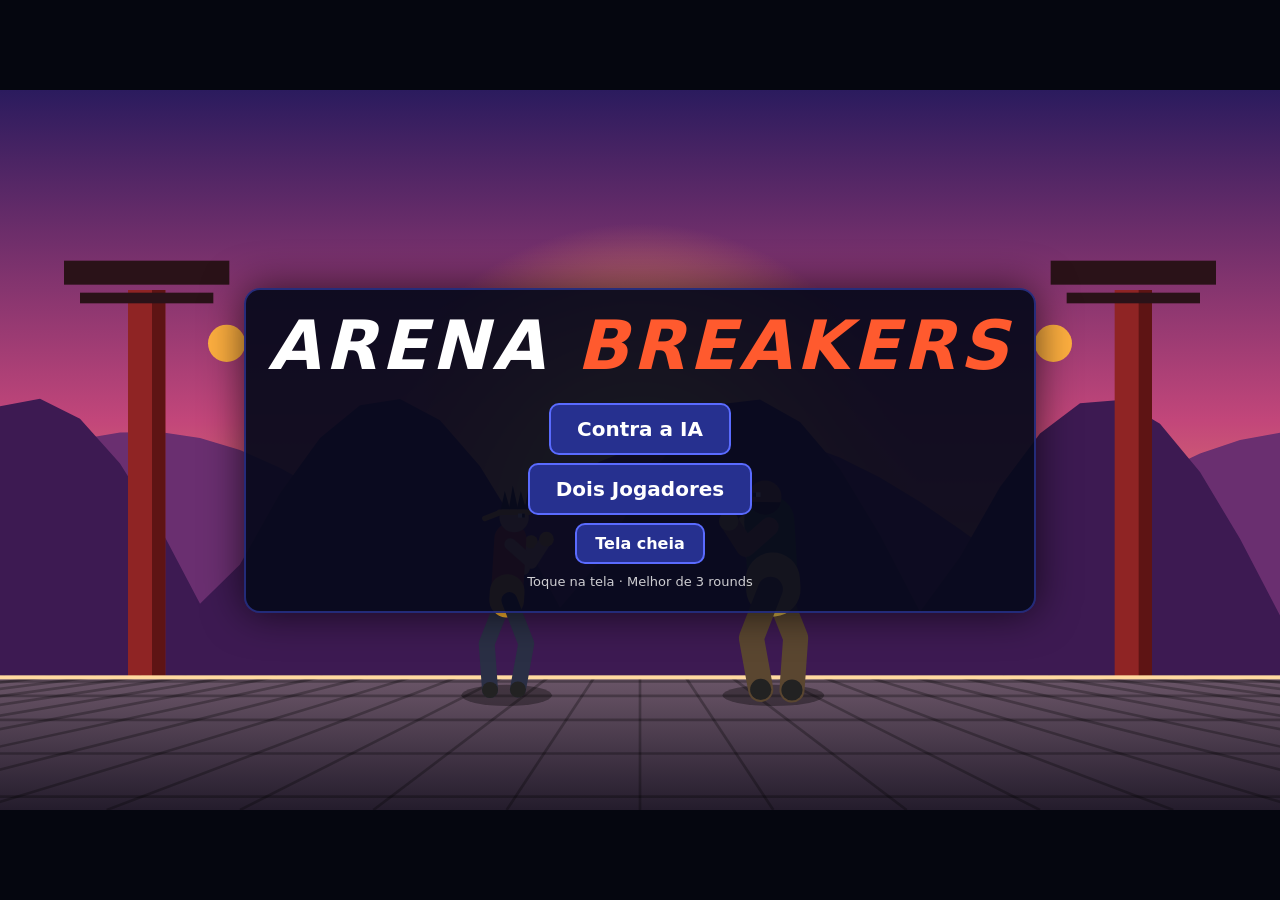
<file: index-celular (1).html>
<!DOCTYPE html>
<html lang="pt-BR"><head><meta charset="utf-8"><meta name="viewport" content="width=device-width,initial-scale=1,maximum-scale=1,user-scalable=no"><title>ARENA BREAKERS</title>
<style>
*{box-sizing:border-box;margin:0}html,body{height:100%;background:#05060f;overflow:hidden;font-family:system-ui,Segoe UI,Arial,sans-serif;color:#fff;user-select:none}
body{display:flex;align-items:center;justify-content:center}canvas{display:block}
#ui{position:fixed;inset:0;display:flex;align-items:center;justify-content:center;pointer-events:none}
.scr{display:none;pointer-events:auto;background:rgba(8,10,28,.94);border:2px solid #4a5cff66;border-radius:16px;padding:16px 22px;max-height:96vh;overflow:auto;text-align:center;max-width:96vw;box-shadow:0 0 40px #000a}
.scr.on{display:block}
h1{font-size:clamp(30px,7vw,68px);letter-spacing:4px;font-style:italic;margin-bottom:14px}h1 b{color:#ff5a2e}
h2{margin-bottom:8px}h3{font-size:12px;opacity:.7;margin:8px 0 2px;text-transform:uppercase;letter-spacing:2px}
button{font:inherit;font-weight:700;color:#fff;background:#26308f;border:2px solid #5a6bff;border-radius:10px;padding:9px 18px;margin:4px;cursor:pointer}
button:hover,button.sel{background:#ff5a2e;border-color:#ffd27a}
.card{width:150px;padding:6px;font-weight:400}.card b{display:block}.card small{display:block;opacity:.8;font-size:11px}.card canvas{height:100px;width:auto;margin:auto}
table{margin:10px auto;border-collapse:collapse}td,th{padding:6px 16px;border:1px solid #fff3}p{opacity:.8;font-size:13px;margin:6px}
.big{font-size:20px;padding:12px 26px}
html,body{touch-action:none;overscroll-behavior:none;-webkit-touch-callout:none}
#tc{position:fixed;inset:0;pointer-events:none;display:none;--s:clamp(44px,15vh,78px)}
.pl{position:absolute;bottom:2vh;display:flex;align-items:flex-end;justify-content:space-between;gap:2vw}
.pl.l{left:1.5vw}.pl.r{right:1.5vw}.pl.full{left:1.5vw;right:1.5vw}
.mv{display:grid;grid-template-columns:repeat(3,var(--s));grid-auto-rows:var(--s);gap:5px}
.ac{display:grid;grid-template-columns:repeat(2,var(--s));grid-auto-rows:var(--s);gap:5px}
.tb{pointer-events:auto;touch-action:none;padding:0;margin:0;border-radius:50%;font-size:calc(var(--s)*.3);background:rgba(255,255,255,.16);border:2px solid rgba(255,255,255,.45);color:#fff}
.tb.on{background:rgba(255,90,46,.8)}.u{grid-area:1/2}.l{grid-area:2/1}.d{grid-area:2/2}.r{grid-area:2/3}
.tb.s{grid-column:1/3;border-radius:30px;background:rgba(255,200,60,.25)}.tb.p{background:rgba(255,80,80,.25)}.tb.k{background:rgba(80,160,255,.25)}
#pb{position:fixed;bottom:2vh;left:50%;transform:translateX(-50%);display:none;opacity:.6;padding:6px 14px}
#rot{display:none;position:fixed;inset:0;z-index:9;background:#05060f;align-items:center;justify-content:center;text-align:center;font-size:22px;line-height:1.6}
@media (orientation:portrait) and (max-width:900px){#rot{display:flex}}
@media (max-height:520px){.card canvas{height:62px}.card{width:112px}h1{margin-bottom:6px}button{padding:7px 14px}.big{font-size:16px;padding:9px 20px}.scr{padding:10px 14px}.card small{font-size:10px}h3{margin:4px 0 0}}
</style></head><body>
<canvas id="cv"></canvas>
<div id="ui">
<section id="menu" class="scr on"><h1>ARENA <b>BREAKERS</b></h1><button class="big" data-m="ai">Contra a IA</button><br><button class="big" data-m="pvp">Dois Jogadores</button><br><button id="fs">Tela cheia</button><p>Toque na tela · Melhor de 3 rounds</p></section>
<section id="sel" class="scr"><h2 id="selT"></h2><h3 id="l1"></h3><div id="c1"></div><h3 id="l2"></h3><div id="c2"></div><h3>Arena</h3><div id="ar"></div><div id="dr"><h3>Dificuldade</h3><div id="df"></div></div><br><button id="b1">Voltar</button><button id="b2" class="big">Continuar</button></section>
<section id="ctl" class="scr"><h2>Controles</h2><div id="ct"></div><p>Esc: pausa · Combos de até 3 golpes (só se o golpe acertar) · O especial gasta energia, que recarrega aos poucos</p><button id="b3">Voltar</button><button id="b4" class="big">Lutar!</button></section>
<section id="pau" class="scr"><h2>Pausado</h2><button id="p1">Continuar</button><br><button id="p2">Reiniciar partida</button><br><button id="p3">Menu principal</button></section>
<section id="end" class="scr"><h1 id="eT" style="font-size:clamp(26px,5vw,52px)"></h1><p id="eS"></p><button id="e1" class="big">Revanche</button><button id="e2" class="big">Menu</button></section>
</div>
<div id="tc"></div><button id="pb">⏸</button><div id="rot">Gire o celular 🔄<br>para o modo paisagem</div>
<script>
"use strict";
const $=s=>document.querySelector(s),cv=$('#cv'),cx=cv.getContext('2d');
const W=960,H=540,FL=450,XL=50,XR=910,GR=2200;
let S={mode:'ai',p1:'kael',p2:'nyra',arena:0,diff:1},G=null,keys={},sc=1,bg,demo,last=0;
const CH={
kael:{n:'Kael',d:'Equilibrado · Especial: Fogo',hp:100,spd:260,jp:800,sc:1,wm:1,pal:{sk:'#e0a070',su:'#d63a2a',pa:'#2a2f45',ac:'#ffb52e',ha:'#151515',gl:'#ffb52e'},
 p:{d:6,su:.07,ac:.07,rc:.12,r:58,kb:150},k:{d:9,su:.12,ac:.08,rc:.2,r:78,kb:220},s:{d:14,cost:40,su:.25,rc:.35}},
nyra:{n:'Nyra',d:'Rápida · Especial: Raio',hp:85,spd:340,jp:860,sc:.96,wm:.85,pal:{sk:'#f2c7a5',su:'#7b3fe4',pa:'#1c2658',ac:'#38e6ff',ha:'#38e6ff',gl:'#38e6ff'},
 p:{d:4,su:.05,ac:.06,rc:.09,r:52,kb:110},k:{d:7,su:.09,ac:.07,rc:.16,r:70,kb:180},s:{d:11,cost:35,su:.18,rc:.3}},
brutus:{n:'Brutus',d:'Pesado · Especial: Impacto',hp:135,spd:195,jp:700,sc:1.12,wm:1.4,pal:{sk:'#a8683c',su:'#3e5a2c',pa:'#5a4630',ac:'#d9b44a',ha:null,gl:'#d9b44a'},
 p:{d:9,su:.12,ac:.08,rc:.2,r:64,kb:200},k:{d:13,su:.2,ac:.1,rc:.3,r:84,kb:280},s:{d:18,cost:45,su:.35,rc:.45}}};
const MAP=[{l:'KeyA',r:'KeyD',u:'KeyW',d:'KeyS',p:'KeyF',k:'KeyG',s:'KeyH'},{l:'ArrowLeft',r:'ArrowRight',u:'ArrowUp',d:'ArrowDown',p:'KeyJ',k:'KeyK',s:'KeyL'}];
const DF=[{re:.42,ag:.3,bl:.3,er:.3,sp:.12},{re:.26,ag:.55,bl:.6,er:.14,sp:.3},{re:.12,ag:.8,bl:.85,er:.05,sp:.55}];
const ARENAS=['Templo do Pôr do Sol','Metrópole Neon'],DIFFS=['Fácil','Normal','Difícil'];

function mk(id,i){const c=CH[id];return{id,c,x:i?700:260,y:FL,vx:0,vy:0,face:i?-1:1,hp:c.hp,max:c.hp,shown:c.hp,en:50,stun:0,at:null,buf:null,bt:0,blk:false,ph:0,wins:0,flash:0,inv:0,nen:0,ko:false,kt:0,t:0,in:{l:0,r:0,u:0,d:0},ai:{t:.6,bt:0}}}

/* ---------- efeitos ---------- */
function spk(x,y,c,n,sp=260,g=500){const p=G?G.pt:demo.pt;for(let i=0;i<n;i++){const a=Math.random()*6.3,v=sp*(.3+Math.random()*.7);p.push({x,y,vx:Math.cos(a)*v,vy:Math.sin(a)*v-60,l:.35+Math.random()*.25,m:.5,c,g})}if(p.length>150)p.splice(0,p.length-150)}
function dust(x,y,n){spk(x,y-2,'#d8cdb8',n,110,100)}
function ring(x,y,c,mr=44,fl=0){G.rg.push({x,y,r:6,mr,l:.28,m:.28,c,fl})}
function stepFx(dt){const g=G;for(const p of g.pt){p.x+=p.vx*dt;p.y+=p.vy*dt;p.vy+=p.g*dt;p.l-=dt}g.pt=g.pt.filter(p=>p.l>0);for(const r of g.rg){r.l-=dt;r.r+=(r.mr-r.r)*Math.min(1,12*dt)}g.rg=g.rg.filter(r=>r.l>0)}

/* ---------- combate ---------- */
function atk(f,t,n){const c=f.c[t],air=f.y<FL-2;
 if(t==='s'){if(air||f.en<c.cost)return false;f.en-=c.cost;f.at={type:'s',t:0,su:c.su,ac:.12,rc:c.rc,hit:false,fired:false,n:0,d:c.d,air:false}}
 else{f.at={type:t,t:0,su:c.su,ac:c.ac,rc:c.rc+(n==2?.18:0),hit:false,n,air,d:c.d*[1,.9,.85][n]*(air?.9:1)};if(!air)f.vx=f.face*90}
 f.buf=null;return true}
function upd(f,o,dt){
 f.t+=dt;f.flash-=dt;f.bt-=dt;f.nen-=dt;if(f.bt<=0)f.buf=null;if(f.inv>0)f.inv-=dt;
 let gr=f.y>=FL;
 if(f.ko){f.kt+=dt;if(gr)f.vx*=Math.max(0,1-6*dt)}
 else{
  f.en=Math.min(100,f.en+8*dt);
  if(f.stun>0){f.stun-=dt;f.at=null}
  const fr=f.stun<=0;
  if(fr&&!f.at&&gr)f.face=o.x>=f.x?1:-1;
  f.blk=fr&&!f.at&&gr&&!!f.in.d;
  if(f.blk)f.buf=null;
  if(fr&&f.at){const a=f.at;a.t+=dt;
   if(a.t>=a.su+a.ac+a.rc)f.at=null;
   else if(a.hit&&a.type!=='s'&&!a.air&&a.n<2&&f.buf&&f.buf!=='s'&&a.t>=a.su+a.ac)atk(f,f.buf,a.n+1)}
  if(fr&&!f.at&&f.buf&&!f.blk&&!atk(f,f.buf,0)){f.nen=.4;f.buf=null}
  const mv=(f.in.r?1:0)-(f.in.l?1:0);gr=f.y>=FL;
  if(fr&&!f.blk&&!(f.at&&gr)){const tv=mv*f.c.spd;f.vx=gr?tv:f.vx+(tv-f.vx)*Math.min(1,8*dt);
   if(f.in.u&&gr&&!f.at){f.vy=-f.c.jp;dust(f.x,FL,4)}}
  else if(gr)f.vx*=Math.max(0,1-9*dt)}
 f.vy+=GR*dt;f.y+=f.vy*dt;
 if(f.y>=FL){if(f.vy>350)dust(f.x,FL,5);f.y=FL;f.vy=0}
 f.x+=f.vx*dt;if(f.x<XL){f.x=XL;f.vx=0}else if(f.x>XR){f.x=XR;f.vx=0}
 f.ph+=f.vx*f.face*dt*.045}
function cl(x){return Math.max(XL,Math.min(XR,x))}
function sep(a,b){if(Math.abs(a.y-b.y)>115)return;const m=46,d=b.x-a.x,ad=Math.abs(d);if(ad>=m)return;const s=d>=0?1:-1,o=m-ad;
 a.x=cl(a.x-s*o/2);b.x=cl(b.x+s*o/2);
 if(Math.abs(b.x-a.x)<m){if(a.x<=XL||a.x>=XR)b.x=cl(a.x+s*m);else a.x=cl(b.x-s*m)}}
function gather(f,o,L){const a=f.at;if(!a||a.hit||a.t<a.su||a.t>a.su+a.ac)return;
 if(a.type==='s'){if(a.fired)return;a.fired=true;special(f,o,L);return}
 const c=f.c[a.type],s=f.c.sc,x1=f.x+f.face*10,x2=f.x+f.face*(10+c.r),y1=a.type==='p'?f.y-125*s:f.y-85*s,y2=a.type==='p'?f.y-70*s:f.y-15*s;
 if(Math.min(x1,x2)<o.x+22*o.c.sc&&Math.max(x1,x2)>o.x-22*o.c.sc&&y1<o.y&&y2>o.y-130*o.c.sc){a.hit=true;L.push({a:f,b:o,d:a.d,kb:c.kb*(a.n==2?1.7:1),n:a.n,ax:f.x,ty:a.type})}}
function special(f,o,L){const y=f.y-85*f.c.sc;
 if(f.id==='kael')G.pr.push({o:f,x:f.x+f.face*40,y,vx:f.face*430,d:14,t:'fire',r:20,life:2});
 else if(f.id==='nyra')G.pr.push({o:f,x:f.x+f.face*40,y,vx:f.face*950,d:11,t:'elec',r:14,life:1.2});
 else{ring(f.x,FL,'#ffd27a',190,1);ring(f.x,FL,'#fff',120,1);spk(f.x,FL,'#c9b48a',24,300,300);G.shake=Math.max(G.shake,8);
  if(o.y>=FL-2&&Math.abs(o.x-f.x)<=190&&!o.ko)L.push({a:f,b:o,d:18,kb:300,n:1,ax:f.x,ty:'s'})}}
function projs(dt,L){const[f1,f2]=G.f;for(const p of G.pr){p.x+=p.vx*dt;p.life-=dt;spk(p.x,p.y,p.t=='fire'?'#ff8a2a':'#7ff',1,60,0);const t=p.o===f1?f2:f1;
  if(!t.ko&&Math.abs(p.x-t.x)<p.r+22*t.c.sc&&p.y>t.y-130*t.c.sc-p.r&&p.y<t.y+p.r){L.push({a:p.o,b:t,d:p.d,kb:p.t=='fire'?210:140,n:1,ax:p.o.x,ty:p.t});p.dead=true}
  if(p.life<=0||p.x<-60||p.x>W+60)p.dead=true}
 G.pr=G.pr.filter(p=>!p.dead)}
function koF(b,dr){b.ko=true;b.kt=0;b.hp=0;b.at=null;b.vy=-380;b.vx=dr*320;G.hs=.18;G.shake=14}
function apply(h){const b=h.b,a=h.a;if(b.ko||b.inv>0)return;
 const dr=Math.sign(b.x-h.ax)||1,bl=b.blk&&Math.sign(h.ax-b.x)===b.face,big=h.n==2||h.ty=='s'||h.ty=='fire'||h.ty=='elec',px=b.x-dr*12,py=b.y-(h.ty=='k'?50:90)*b.c.sc;
 if(bl){if(b.hp>1)b.hp=Math.max(1,b.hp-h.d*.2);b.vx=dr*h.kb*.7;spk(px,py,'#9cf',6);ring(px,py,'#9cf',30);a.en=Math.min(100,a.en+2);G.hs=.03;return}
 const st=h.ty=='s'||h.n==2?.5:big?.4:.27;
 b.hp=Math.max(0,b.hp-h.d);b.stun=st;b.at=null;b.flash=.1;b.vx=dr*h.kb;
 if(big){b.inv=st+.2;if(h.n==2||h.ty=='s')b.vy=-260}
 b.en=Math.min(100,b.en+h.d*.5);
 if(h.ty=='p'||h.ty=='k'){a.en=Math.min(100,a.en+h.d*.6);if(b.x<=XL+3||b.x>=XR-3)a.vx=-dr*h.kb*.5}
 spk(px,py,big?'#ffd23c':'#fff',big?14:8);ring(px,py,big?'#ffd23c':'#fff',big?60:40);
 G.hs=big?.09:.05;G.shake=Math.max(G.shake,big?10:4);
 if(b.hp<=0)koF(b,dr)}

/* ---------- IA ---------- */
function ai(f,o,dt){const a=f.ai,D=DF[S.diff];a.bt-=dt;f.in.d=a.bt>0;
 if(f.at&&f.at.hit&&f.at.n<2&&!f.buf&&Math.random()<D.ag*6*dt){f.buf=Math.random()<.5?'p':'k';f.bt=.2}
 a.t-=dt;if(a.t>0)return;a.t=D.re*(.7+Math.random()*.6);
 const dx=o.x-f.x,dist=Math.abs(dx),dr=Math.sign(dx);f.in.l=f.in.r=f.in.u=0;
 const oa=o.at,thr=oa&&oa.t<oa.su+oa.ac,R=f.c.k.r+8;
 const inc=G.pr.some(p=>p.o===o&&Math.sign(f.x-p.x)===Math.sign(p.vx)&&Math.abs(f.x-p.x)<320);
 if(((thr&&dist<(oa.type==='s'?200:o.c[oa.type].r+50))||inc)&&Math.random()<D.bl){if(inc&&S.diff>0&&Math.random()<.4)f.in.u=1;else a.bt=.3+Math.random()*.2;return}
 if(Math.random()<D.er){if(Math.random()<.5){f.buf='p';f.bt=.2}return}
 if(f.en>=f.c.s.cost&&Math.random()<D.sp&&(f.id==='brutus'?dist<150:dist>200&&dist<520)){f.buf='s';f.bt=.25;return}
 if(dist>R){if(Math.random()<.35+D.ag*.65){if(dr>0)f.in.r=1;else f.in.l=1;if(S.diff==2&&dist>300&&Math.random()<.15)f.in.u=1}}
 else if(Math.random()<D.ag+(o.stun>0?.3:0)){f.buf=dist>f.c.p.r+16&&Math.random()<.7?'k':Math.random()<.5?'p':'k';f.bt=.25}
 else if(Math.random()<.4){if(dr>0)f.in.l=1;else f.in.r=1}}

/* ---------- fluxo da partida ---------- */
const nm=i=>(S.mode=='ai'&&i?'CPU ':'P'+(i+1)+' ')+G.f[i].c.n;
function startMatch(){G={f:[mk(S.p1,0),mk(S.p2,1)],pr:[],pt:[],rg:[],round:1,st:'intro',tm:1.9,time:60,shake:0,hs:0,run:true,paused:false,msg:'',sub:''};bg=mkBG(S.arena);buildTC();show(null);document.activeElement&&document.activeElement.blur()}
function endRound(r,why){const g=G,[f1,f2]=g.f;if(r!=='p2')f1.wins++;if(r!=='p1')f2.wins++;g.st='end';g.tm=2.8;
 g.msg=why=='dko'?'NOCAUTE DUPLO':why=='time'?'TEMPO!':'K.O.';g.sub=r=='draw'?'Empate no round':nm(r=='p1'?0:1)+' vence o round';g.f.forEach(f=>{f.in={l:0,r:0,u:0,d:0};f.buf=null})}
function nextRound(){const g=G;g.round++;g.f.forEach((f,i)=>Object.assign(f,{x:i?700:260,y:FL,vx:0,vy:0,face:i?-1:1,hp:f.max,shown:f.max,en:50,stun:0,at:null,ko:false,kt:0,inv:0,buf:null,blk:false}));g.pr=[];g.time=60;g.st='intro';g.tm=1.9}
function finish(){const g=G,[a,b]=g.f;g.run=false;$('#eT').textContent=a.wins>b.wins?nm(0)+' VENCEU!':b.wins>a.wins?nm(1)+' VENCEU!':'EMPATE!';$('#eS').textContent='Rounds: '+a.wins+' x '+b.wins;show('end')}
function update(dt){const g=G,[f1,f2]=g.f;
 if(g.hs>0){g.hs-=dt;stepFx(dt);return}
 g.shake=Math.max(0,g.shake-50*dt);g.tm-=dt;const fight=g.st==='fight';
 g.f.forEach((f,i)=>{if(!fight){f.in={l:0,r:0,u:0,d:0};f.buf=null;return}
  if(i==1&&S.mode==='ai'){ai(f,f1,dt);return}const m=MAP[i];f.in={l:!!keys[m.l],r:!!keys[m.r],u:!!keys[m.u],d:!!keys[m.d]}});
 upd(f1,f2,dt);upd(f2,f1,dt);sep(f1,f2);
 const L=[];if(fight){gather(f1,f2,L);gather(f2,f1,L)}projs(dt,L);
 if(fight){L.forEach(apply);g.time=Math.max(0,g.time-dt);
  if(f1.ko||f2.ko)endRound(f1.ko&&f2.ko?'draw':f1.ko?'p2':'p1',f1.ko&&f2.ko?'dko':'ko');
  else if(g.time<=0){const a=f1.hp/f1.max,b=f2.hp/f2.max;endRound(Math.abs(a-b)<1e-6?'draw':a>b?'p1':'p2','time')}}
 else if(g.tm<=0){if(g.st==='intro')g.st='fight';else if(f1.wins>=2||f2.wins>=2||g.round>=3)finish();else nextRound()}
 g.f.forEach(f=>f.shown+=(f.hp-f.shown)*Math.min(1,4*dt));stepFx(dt)}

/* ---------- desenho dos lutadores ---------- */
function pose(f){const t=f.t,a=f.at,q={tl:.06,rot:0,fl:[1.2,1.75],bl:[1.95,1.5],fa:[.75,-1],ba:[1.05,-1.3]},b=Math.sin(t*5)*.05;q.fa[0]+=b;q.ba[0]-=b;
 const air=f.y<FL-2;
 if(f.ko){q.rot=-Math.min(1.5,f.kt*6);q.fa=[2.4,2];q.ba=[2.6,2.2];q.fl=[1.6,1.9];q.bl=[1.9,2.2];return q}
 if(f.stun>0){q.tl=-.3;q.fa=[2.3,1.8];q.ba=[2,2.4];return q}
 if(air){q.fl=[.9,2];q.bl=[1.7,1.3];q.fa=[.3,-.9];q.ba=[.6,-1]}
 else if(f.blk){q.tl=.14;q.fa=[-.15,-1.6];q.ba=[.05,-1.5];q.fl=[1,1.9];q.bl=[2,1.3]}
 else if(Math.abs(f.vx)>20){const s=Math.sin(f.ph),k=Math.cos(f.ph);q.fl=[1.57+s*.7,1.57+s*.7+.3+.6*Math.max(0,k)];q.bl=[1.57-s*.7,1.57-s*.7+.3+.6*Math.max(0,-k)];q.tl=.12}
 if(a){const su=a.su,e=a.t<su?a.t/su*.5:a.t<su+a.ac?1:Math.max(0,1-(a.t-su-a.ac)/a.rc),L=(x,y)=>x+(y-x)*e;
  if(a.type==='p'){q.fa=[L(.75,-.02),L(-1,0)];q.tl=.05+.25*e}
  else if(a.type==='k'){q.fl=[L(1.2,-.05),L(1.75,0)];q.tl=-.3*e;if(!air)q.bl=[1.9,1.65]}
  else if(f.id==='brutus'){q.fl=[1,1.9];q.bl=[2,1.3];if(a.t<su){q.fa=[-1.5,-1.7];q.ba=[-1.7,-1.6];q.tl=-.2}else{q.fa=[1.2,1.5];q.ba=[1.3,1.4];q.tl=.5}}
  else if(a.t<su){q.fa=[2.5,2];q.ba=[2.7,2.2];q.tl=-.1}else{q.fa=[-.05,0];q.ba=[.1,0];q.tl=.2}}
 return q}
function limb(c,x,y,A,l,w,col,ec,er){const x2=x+Math.cos(A[0])*l,y2=y+Math.sin(A[0])*l,x3=x2+Math.cos(A[1])*l,y3=y2+Math.sin(A[1])*l;
 c.strokeStyle=col;c.lineWidth=w;c.beginPath();c.moveTo(x,y);c.lineTo(x2,y2);c.lineTo(x3,y3);c.stroke();c.fillStyle=ec;c.beginPath();c.arc(x3,y3,er,0,6.3);c.fill()}
function drawF(c,f){const C=f.c,P=C.pal,F=f.flash>0,k=v=>F?'#fff':v,wm=C.wm,q=pose(f),T=35;
 const ld=Math.max(T*Math.sin(q.fl[0])+T*Math.sin(q.fl[1]),T*Math.sin(q.bl[0])+T*Math.sin(q.bl[1])),hy=-ld,shx=Math.sin(q.tl)*46,shy=hy-Math.cos(q.tl)*46;
 c.save();c.translate(f.x,f.y);c.scale(f.face*C.sc,C.sc);c.rotate(q.rot);c.lineCap=c.lineJoin='round';
 limb(c,shx,shy+4,q.ba,21,9*wm,k(P.sk),k(P.gl),5*Math.sqrt(wm));
 limb(c,-2,hy,q.bl,T,12*wm,k(P.pa),k('#222'),6*Math.sqrt(wm));
 c.strokeStyle=k(P.su);c.lineWidth=24*wm;c.beginPath();c.moveTo(0,hy);c.lineTo(shx,shy);c.stroke();
 c.strokeStyle=k(P.ac);c.lineWidth=26*wm;c.beginPath();c.moveTo(0,hy);c.lineTo(shx*.14,hy+(shy-hy)*.14);c.stroke();
 const hx=shx+Math.sin(q.tl)*14+2,hh=shy-Math.cos(q.tl)*14-2;
 if(f.id==='nyra'){c.strokeStyle=k(P.ha);c.lineWidth=5;c.beginPath();c.moveTo(hx-8,hh-5);c.quadraticCurveTo(hx-26,hh-8+Math.sin(f.t*6)*5,hx-30+Math.sin(f.t*6)*4,hh+14);c.stroke()}
 c.fillStyle=k(P.sk);c.beginPath();c.arc(hx,hh,11,0,6.3);c.fill();
 if(f.id==='kael'){c.fillStyle=k(P.ha);for(let i=0;i<4;i++){c.beginPath();c.moveTo(hx-10+i*6,hh-6);c.lineTo(hx-7+i*6,hh-20-(i%2)*4);c.lineTo(hx-3+i*6,hh-6);c.fill()}
  c.strokeStyle=k(P.ac);c.lineWidth=4;c.beginPath();c.moveTo(hx-11,hh-4);c.lineTo(hx+11,hh-4);c.moveTo(hx-10,hh-4);c.lineTo(hx-22,hh+Math.sin(f.t*8)*3);c.stroke()}
 else if(f.id==='nyra'){c.fillStyle=k(P.ha);c.beginPath();c.arc(hx,hh,11,3.3,6.1);c.fill()}
 else{c.fillStyle=k('#2a1a10');c.beginPath();c.arc(hx,hh+1,11,.2,2.9);c.fill()}
 c.fillStyle='#fff';c.fillRect(hx+3,hh-3,5,3);c.fillStyle='#111';c.fillRect(hx+6,hh-3,2,3);
 limb(c,2,hy,q.fl,T,12*wm,k(P.pa),k('#222'),6*Math.sqrt(wm));
 limb(c,shx,shy+4,q.fa,21,9*wm,k(P.sk),k(P.gl),5.5*Math.sqrt(wm));
 c.restore()}

/* ---------- arenas ---------- */
function mkBG(i){const c=document.createElement('canvas');c.width=cv.width;c.height=cv.height;const x=c.getContext('2d');x.scale(sc,sc);
 let r=7+i,g;const rnd=()=>(r=(r*16807)%2147483647)/2147483647;
 if(i==0){g=x.createLinearGradient(0,0,0,FL);g.addColorStop(0,'#2b1b5e');g.addColorStop(.55,'#c2467a');g.addColorStop(1,'#ffb35a');x.fillStyle=g;x.fillRect(0,0,W,H);
  g=x.createRadialGradient(480,310,10,480,310,210);g.addColorStop(0,'#fff3b0');g.addColorStop(.35,'#ffd06a');g.addColorStop(1,'rgba(255,150,80,0)');x.fillStyle=g;x.fillRect(0,90,W,370);
  [['#6a2f70',360,.8],['#3d1a52',400,1.3]].forEach(([col,base,f])=>{x.fillStyle=col;x.beginPath();x.moveTo(0,FL);for(let k=0;k<=W;k+=30)x.lineTo(k,base-Math.abs(Math.sin(k*.009*f+f))*130*f);x.lineTo(W,FL);x.fill()});
  [110,850].forEach(px=>{x.fillStyle='#8f2424';x.fillRect(px-14,150,28,310);x.fillStyle='#5e1414';x.fillRect(px+4,150,10,310);x.fillStyle='#2a1218';x.fillRect(px-62,128,124,18);x.fillRect(px-50,152,100,8);
   x.fillStyle='#ffb040';x.beginPath();x.arc(px+(px<480?60:-60),190,14,0,6.3);x.fill()});
  g=x.createLinearGradient(0,FL-10,0,H);g.addColorStop(0,'#6b5668');g.addColorStop(1,'#241c2c');x.fillStyle=g;x.fillRect(0,FL-10,W,H);
  x.strokeStyle='rgba(0,0,0,.28)';x.lineWidth=2;for(let k=-14;k<=14;k++){x.beginPath();x.moveTo(480+k*34,FL-10);x.lineTo(480+k*100,H);x.stroke()}
  for(let k=1;k<6;k++){x.beginPath();x.moveTo(0,FL-10+k*k*3.6);x.lineTo(W,FL-10+k*k*3.6);x.stroke()}
  x.fillStyle='#ffd9a0';x.fillRect(0,FL-11,W,3)}
 else{g=x.createLinearGradient(0,0,0,FL);g.addColorStop(0,'#050518');g.addColorStop(.6,'#1b0a3d');g.addColorStop(1,'#5a1468');x.fillStyle=g;x.fillRect(0,0,W,H);
  x.fillStyle='#fff';for(let k=0;k<60;k++){x.globalAlpha=rnd()*.7;x.fillRect(rnd()*W,rnd()*250,2,2)}x.globalAlpha=1;
  g=x.createRadialGradient(790,100,5,790,100,90);g.addColorStop(0,'#fff');g.addColorStop(.3,'#dfe8ff');g.addColorStop(1,'rgba(150,170,255,0)');x.fillStyle=g;x.fillRect(680,0,220,220);
  for(let L=0;L<2;L++){let bx=-10;while(bx<W){const bw=45+rnd()*55,bh=(L?110:170)+rnd()*(L?120:190);x.fillStyle=L?'#15133a':'#0a0a22';x.fillRect(bx,FL-bh,bw,bh+20);
   for(let wy=FL-bh+10;wy<FL-10;wy+=16)for(let wx=bx+6;wx<bx+bw-8;wx+=12)if(rnd()<.35){x.fillStyle=rnd()<.5?'#ffd86b':'#5ff';x.globalAlpha=L?.4:.85;x.fillRect(wx,wy,5,7)}x.globalAlpha=1;bx+=bw+4}}
  x.font='bold 40px system-ui';x.shadowBlur=22;x.shadowColor='#f0f';x.fillStyle='#ff6af0';x.fillText('ARENA',70,150);x.shadowColor='#0ff';x.fillStyle='#7ff';x.fillText('BREAKERS',660,190);x.shadowBlur=0;
  g=x.createLinearGradient(0,FL-10,0,H);g.addColorStop(0,'#23104a');g.addColorStop(1,'#08081a');x.fillStyle=g;x.fillRect(0,FL-10,W,H);
  x.strokeStyle='rgba(60,255,255,.3)';x.lineWidth=1.5;for(let k=-16;k<=16;k++){x.beginPath();x.moveTo(480+k*34,FL-10);x.lineTo(480+k*110,H);x.stroke()}
  for(let k=1;k<6;k++){x.beginPath();x.moveTo(0,FL-10+k*k*3.6);x.lineTo(W,FL-10+k*k*3.6);x.stroke()}
  x.shadowBlur=14;x.shadowColor='#f0f';x.fillStyle='#ff4be0';x.fillRect(0,FL-11,W,3);x.shadowBlur=0}
 return c}

/* ---------- render ---------- */
function render(){cx.setTransform(sc,0,0,sc,0,0);cx.drawImage(bg,0,0,W,H);
 const fs=G?G.f:demo.f,pt=G?G.pt:demo.pt;let sx=0,sy=0;
 if(G&&G.shake>0){sx=(Math.random()-.5)*G.shake;sy=(Math.random()-.5)*G.shake;cx.translate(sx,sy)}
 for(const f of fs){const k=Math.max(.4,1-(FL-f.y)/300);cx.fillStyle='rgba(0,0,0,.35)';cx.beginPath();cx.ellipse(f.x,FL+4,34*f.c.sc*k,8*k,0,0,6.3);cx.fill()}
 for(const f of fs)drawF(cx,f);
 if(G){for(const p of G.pr){if(p.t=='fire'){cx.fillStyle='rgba(255,120,30,.35)';cx.beginPath();cx.arc(p.x,p.y,p.r*1.6,0,6.3);cx.fill();cx.fillStyle='#ff8a1e';cx.beginPath();cx.arc(p.x,p.y,p.r,0,6.3);cx.fill();cx.fillStyle='#ffe27a';cx.beginPath();cx.arc(p.x,p.y,p.r*.55,0,6.3);cx.fill()}
  else{const d=Math.sign(p.vx);for(const [w,col] of [[7,'rgba(80,220,255,.35)'],[2.5,'#e8ffff']]){cx.strokeStyle=col;cx.lineWidth=w;cx.beginPath();cx.moveTo(p.x,p.y);for(let i=1;i<=7;i++)cx.lineTo(p.x-d*i*9,p.y+(i<7?(Math.random()-.5)*14:0));cx.stroke()}}}
  for(const r of G.rg){cx.globalAlpha=Math.max(0,r.l/r.m);cx.strokeStyle=r.c;cx.lineWidth=4;cx.beginPath();cx.ellipse(r.x,r.y,r.r,r.fl?r.r*.22:r.r,0,0,6.3);cx.stroke()}}
 for(const p of pt){cx.globalAlpha=Math.max(0,p.l/p.m);cx.fillStyle=p.c;cx.fillRect(p.x-2,p.y-2,4,4)}
 cx.globalAlpha=1;if(sx||sy)cx.translate(-sx,-sy);
 if(G)hud()}
function hud(){const g=G;cx.textBaseline='middle';
 g.f.forEach((f,i)=>{const w=360,x=i?W-40-w:40,r=f.hp/f.max,s=f.shown/f.max,ex=i?W-40-240:40,er=f.en/100;
  cx.fillStyle='#000b';cx.fillRect(x-3,15,w+6,30);cx.fillRect(ex-3,48,246,14);
  cx.fillStyle='#fff';cx.fillRect(i?x+w-w*s:x,18,w*s,24);
  cx.fillStyle='hsl('+r*120+',80%,48%)';cx.fillRect(i?x+w-w*r:x,18,w*r,24);
  cx.fillStyle=f.nen>0?'#f55':f.en>=f.c.s.cost?'#ffd23c':'#3cf';cx.fillRect(i?ex+240-240*er:ex,51,240*er,8);
  cx.fillStyle='#fff';cx.font='bold 15px system-ui';cx.textAlign=i?'right':'left';cx.fillText(nm(i),i?W-40:40,80);
  for(let j=0;j<2;j++){cx.beginPath();cx.arc(i?505+j*20:455-j*20,72,6,0,6.3);cx.fillStyle=j<f.wins?'#ffd23c':'#0008';cx.fill();cx.strokeStyle='#fff';cx.lineWidth=1.5;cx.stroke()}});
 cx.textAlign='center';cx.fillStyle='#fff';cx.font='bold 40px system-ui';cx.fillText(Math.ceil(g.time),480,32);
 let t='',s='';if(g.st==='intro'){t=g.tm>1?'ROUND '+g.round:'LUTAR!'}else if(g.st==='end'){t=g.msg;s=g.sub}
 if(t){cx.font='italic 900 84px system-ui';cx.lineWidth=8;cx.strokeStyle='#000';cx.strokeText(t,480,230);cx.fillStyle='#ffd23c';cx.fillText(t,480,230);
  if(s){cx.font='bold 28px system-ui';cx.strokeText(s,480,292);cx.fillStyle='#fff';cx.fillText(s,480,292)}}}

/* ---------- loop / entrada ---------- */
function loop(ts){requestAnimationFrame(loop);const vis=!!(G&&G.run&&!G.paused);if(vis!==tv){tv=vis;tc.style.display=vis?'block':'none';pb.style.display=vis?'block':'none'}const dt=Math.min((ts-last)/1000,.033);last=ts;
 if(G){if(G.run&&!G.paused)update(dt)}else demo.f.forEach(f=>f.t+=dt);render()}
function fit(){const cw=Math.min(innerWidth,innerHeight*16/9);cv.style.width=cw+'px';cv.style.height=cw*9/16+'px';sc=Math.min(2,cw/W*Math.min(devicePixelRatio||1,1.5));cv.width=W*sc|0;cv.height=H*sc|0;bg=mkBG(G?S.arena:S.arena)}
function atkKey(c){if(G&&G.run&&!G.paused&&G.st==='fight')for(let i=0;i<2;i++){if(i&&S.mode==='ai')continue;const m=MAP[i],f=G.f[i];for(const t of 'pks')if(c===m[t]){f.buf=t;f.bt=.18}}}
function setPause(v){if(!G||!G.run)return;G.paused=v;if(v){keys={};document.querySelectorAll('.tb.on').forEach(b=>b.classList.remove('on'))}show(v?'pau':null)}
function lost(){keys={};if(G&&G.run&&!G.paused)setPause(true)}
addEventListener('keydown',e=>{if(['ArrowLeft','ArrowRight','ArrowUp','ArrowDown','Space'].includes(e.code))e.preventDefault();
 if(e.code==='Escape'){if(!e.repeat&&G&&G.run)setPause(!G.paused);return}
 if(e.repeat)return;keys[e.code]=1;
 atkKey(e.code)});
addEventListener('keyup',e=>delete keys[e.code]);addEventListener('blur',lost);addEventListener('resize',fit);
document.addEventListener('visibilitychange',()=>{if(document.hidden)lost()});

/* ---------- menus ---------- */
function show(id){document.querySelectorAll('.scr').forEach(s=>s.classList.toggle('on',s.id===id))}
function cards(el,key){el.innerHTML='';for(const id in CH){const c=CH[id],b=document.createElement('button');b.className='card';b.dataset.id=id;
 const cn=document.createElement('canvas');cn.width=100;cn.height=170;const q=cn.getContext('2d');q.translate(0,160-FL);drawF(q,{id,c,x:50,y:FL,face:1,t:0,flash:0,at:null,stun:0,ko:false,blk:false,vx:0,ph:0});
 b.append(cn);b.insertAdjacentHTML('beforeend','<b>'+c.n+'</b><small>'+c.d+'</small><small>Vida '+c.hp+' · Vel '+c.spd+'</small>');b.onclick=()=>{S[key]=id;ref()};el.append(b)}}
function chips(el,arr,key){el.innerHTML='';arr.forEach((n,i)=>{const b=document.createElement('button');b.textContent=n;b.dataset.i=i;b.onclick=()=>{S[key]=i;if(key==='arena')bg=mkBG(i);ref()};el.append(b)})}
function ref(){[['#c1','p1'],['#c2','p2']].forEach(([s,k])=>document.querySelectorAll(s+' .card').forEach(b=>b.classList.toggle('sel',b.dataset.id===S[k])));
 [['#ar','arena'],['#df','diff']].forEach(([s,k])=>document.querySelectorAll(s+' button').forEach(b=>b.classList.toggle('sel',+b.dataset.i===S[k])))}
document.querySelectorAll('[data-m]').forEach(b=>b.onclick=()=>{S.mode=b.dataset.m;const ai=S.mode==='ai';$('#selT').textContent=ai?'Contra a IA':'Dois Jogadores';$('#l1').textContent='Jogador 1';$('#l2').textContent=ai?'Adversário (IA)':'Jogador 2';$('#dr').style.display=ai?'':'none';ref();show('sel')});
$('#b1').onclick=()=>show('menu');
$('#b2').onclick=()=>{const ai=S.mode==='ai',R=[['Mover','A / D','← / →'],['Pular','W','↑'],['Defender','S','↓'],['Soco','F','J'],['Chute','G','K'],['Especial','H','L']];
 $('#ct').innerHTML='<table><tr><th></th><th>Jogador 1</th><th>'+(ai?'IA':'Jogador 2')+'</th></tr>'+R.map(r=>'<tr><td>'+r[0]+'</td><td>'+r[1]+'</td><td>'+(ai?'—':r[2])+'</td></tr>').join('')+'</table>';$('#ct').innerHTML='<p style="font-size:15px;opacity:1;line-height:1.7">◀ ▶ mover · ▲ pular · ▼ defender<br>SOCO · CHUTE · ESP (especial)<br>'+(ai?'':'Cada jogador usa seu lado da tela.<br>')+'⏸ no centro pausa o jogo</p>';show('ctl')};
$('#b3').onclick=()=>show('sel');$('#b4').onclick=startMatch;
$('#p1').onclick=()=>setPause(false);$('#p2').onclick=startMatch;
const toMenu=()=>{G=null;bg=mkBG(S.arena);show('menu')};$('#p3').onclick=toMenu;$('#e1').onclick=startMatch;$('#e2').onclick=toMenu;

demo={f:[mk('kael',0),mk('brutus',1)],pt:[]};demo.f[0].x=380;demo.f[1].x=580;demo.f[1].face=-1;
cards($('#c1'),'p1');cards($('#c2'),'p2');chips($('#ar'),ARENAS,'arena');chips($('#df'),DIFFS,'diff');ref();fit();requestAnimationFrame(loop);
const tc=$('#tc'),pb=$('#pb');let tv;
const tb=(l,k,c)=>'<button class="tb '+c+'" data-k="'+k+'">'+l+'</button>';
function buildTC(){const ai=S.mode==='ai',h=[];
 for(let i=0;i<(ai?1:2);i++){const m=MAP[i],mv='<div class="mv">'+tb('▲',m.u,'u')+tb('◀',m.l,'l')+tb('▼',m.d,'d')+tb('▶',m.r,'r')+'</div>',ac='<div class="ac">'+tb('ESP',m.s,'s')+tb('SOCO',m.p,'p')+tb('CHUTE',m.k,'k')+'</div>';
  h.push(ai?'<div class="pl full">'+mv+ac+'</div>':i?'<div class="pl r">'+ac+mv+'</div>':'<div class="pl l">'+mv+ac+'</div>')}
 tc.innerHTML=h.join('')}
tc.addEventListener('pointerdown',e=>{const b=e.target.closest('.tb');if(!b)return;e.preventDefault();keys[b.dataset.k]=1;b.classList.add('on');atkKey(b.dataset.k)});
const rel=e=>{const b=e.target.closest&&e.target.closest('.tb');if(!b)return;delete keys[b.dataset.k];b.classList.remove('on')};
['pointerup','pointercancel'].forEach(n=>tc.addEventListener(n,rel));tc.addEventListener('pointerleave',rel,true);
pb.onpointerdown=e=>{e.preventDefault();setPause(true)};
document.addEventListener('contextmenu',e=>e.preventDefault());
$('#fs').onclick=()=>{try{const d=document.documentElement;(d.requestFullscreen||d.webkitRequestFullscreen).call(d);screen.orientation.lock('landscape').catch(()=>{})}catch(e){}};
</script></body></html>
</file>
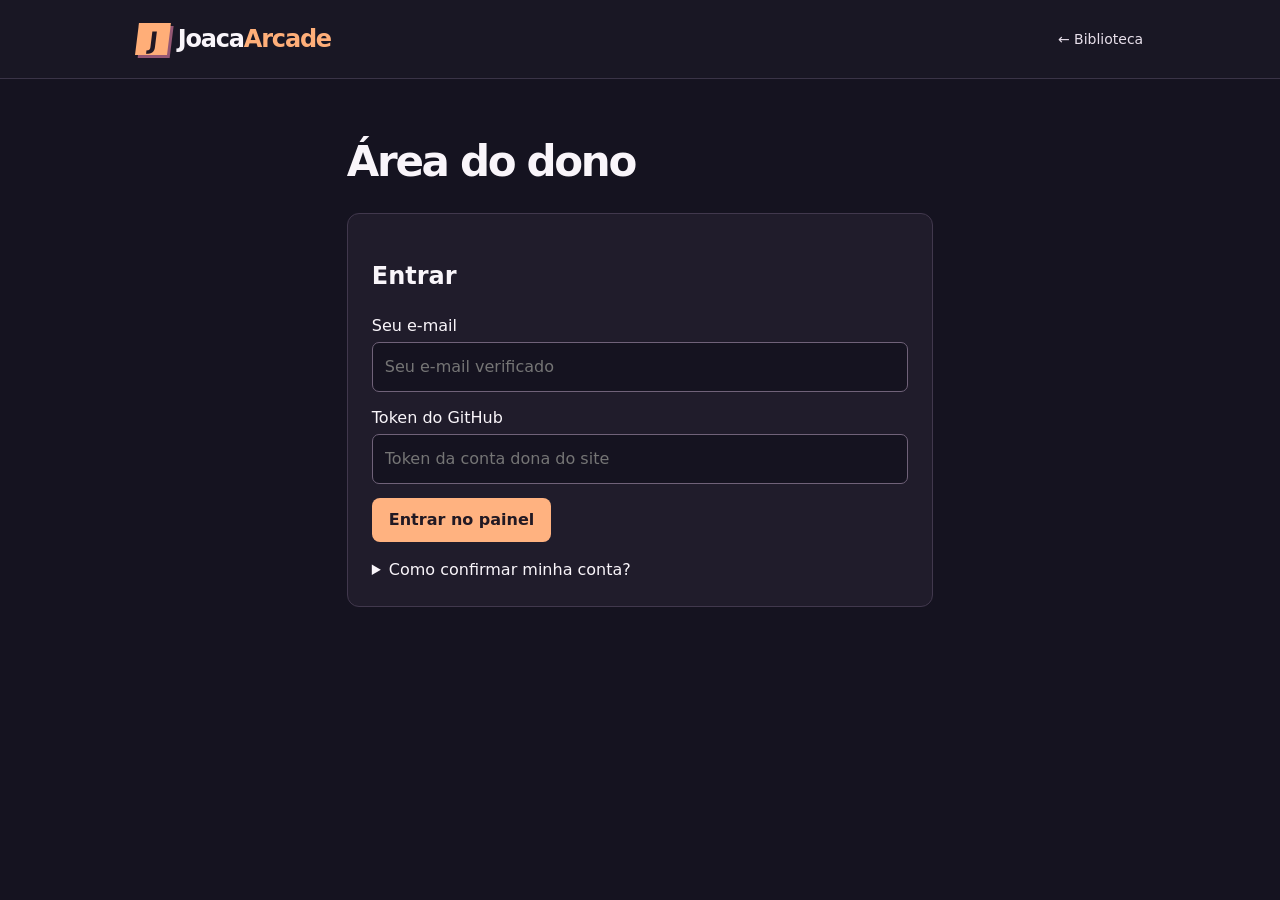
<file: painel.html>
<!doctype html><html lang="pt-BR"><head><meta charset="utf-8"><meta name="viewport" content="width=device-width,initial-scale=1"><title>Área do dono | Joaca Arcade</title><link rel="stylesheet" href="estilo.css?v=links-publicos1"></head><body><header><nav><a class="logo" href="./"><b>J</b> Joaca<span>Arcade</span></a><a class="owner" href="./">← Biblioteca</a></nav></header><main class="admin"><h1>Área do dono</h1>
<form id="login" class="box"><h2>Entrar</h2><label>Seu e-mail<input id="email" type="email" required autocomplete="email" placeholder="Seu e-mail verificado"></label><label>Token do GitHub<input id="token" type="password" required autocomplete="off" placeholder="Token da conta dona do site"></label>
<button>Entrar no painel</button><details><summary>Como confirmar minha conta?</summary><p>Confirme seu endereço em Settings → Emails na sua conta do GitHub. Crie um token fine-grained para o repositório Joaca-Games, com Contents: Read and write e, nas permissões da conta, Email addresses: Read-only. O token fica apenas nesta aba.</p></details></form>
<form id="cadastro" class="box" hidden><h2>Adicionar jogo</h2><label>Link público do jogo<input id="link" type="url" required placeholder="https://…"></label><button>Verificar jogo</button></form>
<section class="box" id="previa" hidden><h2 id="titulo"></h2><p>Confira se o jogo abre na prévia antes de publicar.</p><p><a id="original" target="_blank" rel="noopener noreferrer">Abrir link original ↗</a></p><div id="amostra"></div><label id="manual" hidden><input type="checkbox" id="confirmado" style="display:inline;width:auto"> Testei o link e ele abre o jogo.</label><button id="publicar">Publicar na biblioteca</button></section>
<p class="status" role="status" id="status"></p><button class="muted" id="sair" hidden>Sair do painel</button></main><script src="jogador.js?v=links-publicos1"></script><script src="painel.js?v=links-publicos1"></script></body></html>
</file>
<file: estilo.css>
*{box-sizing:border-box}html{color-scheme:dark;scroll-behavior:smooth}body{margin:0;background:#151320;color:#f9f5fa;font:16px/1.5 'DM Sans',system-ui,sans-serif}nav,main,footer{max-width:1160px;margin:auto;padding:0 6%}header{border-bottom:1px solid #3a3447;background:#191724}nav,.title{display:flex;align-items:center;justify-content:space-between;gap:12px}nav{height:78px}a{color:inherit}.logo{display:flex;align-items:center;text-decoration:none;font-weight:850;letter-spacing:-.05em;font-size:24px}.logo span{color:#ffaf79}.logo b{background:#ffae78;color:#211824;display:grid;place-items:center;width:32px;height:32px;margin-right:9px;box-shadow:3px 3px #945774;transform:skew(-7deg)}.owner{font-size:14px;color:#e7dfea;text-decoration:none}.owner:hover{text-decoration:underline}main{padding-top:32px}.hero{display:flex;align-items:center;padding:clamp(25px,5vw,66px);min-height:355px;overflow:hidden;border:1px solid #59435c;border-radius:16px;background:linear-gradient(90deg,#20162fe8,#23182f95 35%,transparent 70%),url(pista.png) center/cover}.hero h1{font-size:clamp(52px,8vw,96px);letter-spacing:-.075em;line-height:.87;margin:0}.hero em{font-style:normal;color:#ffad79}.hero p{margin:20px 0;color:#fff}.button,button{display:inline-block;background:#ffb280;color:#221923;font:inherit;font-weight:750;border:0;border-radius:8px;padding:10px 17px;text-decoration:none;cursor:pointer}.button:hover,button:hover{background:#ffd0ac}button:disabled{opacity:.6}section#jogos{padding-top:32px}.title{border-bottom:1px solid #42394b;padding-bottom:12px}.title h2{font-size:clamp(22px,4vw,32px);margin:0;letter-spacing:-.04em}.title span,footer,small{color:#c2b5c8}.empty,.card,.box{background:#201c2b;border:1px solid #41384d;border-radius:12px;padding:24px}.empty{text-align:center;padding:40px 18px;margin-top:18px}.empty strong{display:block;font-size:20px}.empty p{color:#c3b8cb;margin:6px}.grid{display:grid;grid-template-columns:repeat(auto-fit,minmax(min(100%,245px),1fr));gap:16px;margin-top:18px}.card{text-decoration:none;border-top:4px solid #ec9f74;display:grid;gap:16px;overflow-wrap:anywhere}.card:hover{background:#292334}.card strong{font-size:24px}.card span{color:#ffba92}footer{padding-top:36px;padding-bottom:28px;font-size:13px}.admin{max-width:740px}.admin h1{letter-spacing:-.055em;font-size:42px;line-height:1.1}.box{margin:15px 0}label,input{display:block;width:100%}label{margin:14px 0}input{background:#151320;color:white;border:1px solid #706279;border-radius:7px;padding:12px;font:inherit;margin-top:4px}.status{color:#ffd2ae;overflow-wrap:anywhere}.muted{background:transparent;border:1px solid #71657c;color:white;margin:8px 0}.muted:hover{background:#30293a}[hidden]{display:none!important}:focus-visible{outline:3px solid #ffba92;outline-offset:4px}@media(max-width:600px){nav{height:62px}.hero{align-items:flex-start;min-height:360px;background:linear-gradient(180deg,#21172fbb,transparent 67%),url(pista.png) 69% bottom/auto 100%}.hero p{max-width:215px}.hero h1{font-size:63px}.logo{font-size:19px}.owner{font-size:13px}}
.player iframe,#amostra iframe{display:block;width:100%;background:#0b0a12;border:1px solid #40374c;border-radius:10px}.player iframe{height:clamp(320px,74dvh,820px)}#amostra iframe{height:320px;margin-bottom:18px}.player .title{flex-wrap:wrap;margin-bottom:14px}.player h2{overflow-wrap:anywhere}.player:fullscreen{background:#101019;padding:8px}.player:fullscreen iframe{height:calc(100dvh - 78px)}details{margin-top:16px}summary{cursor:pointer}
</file>
